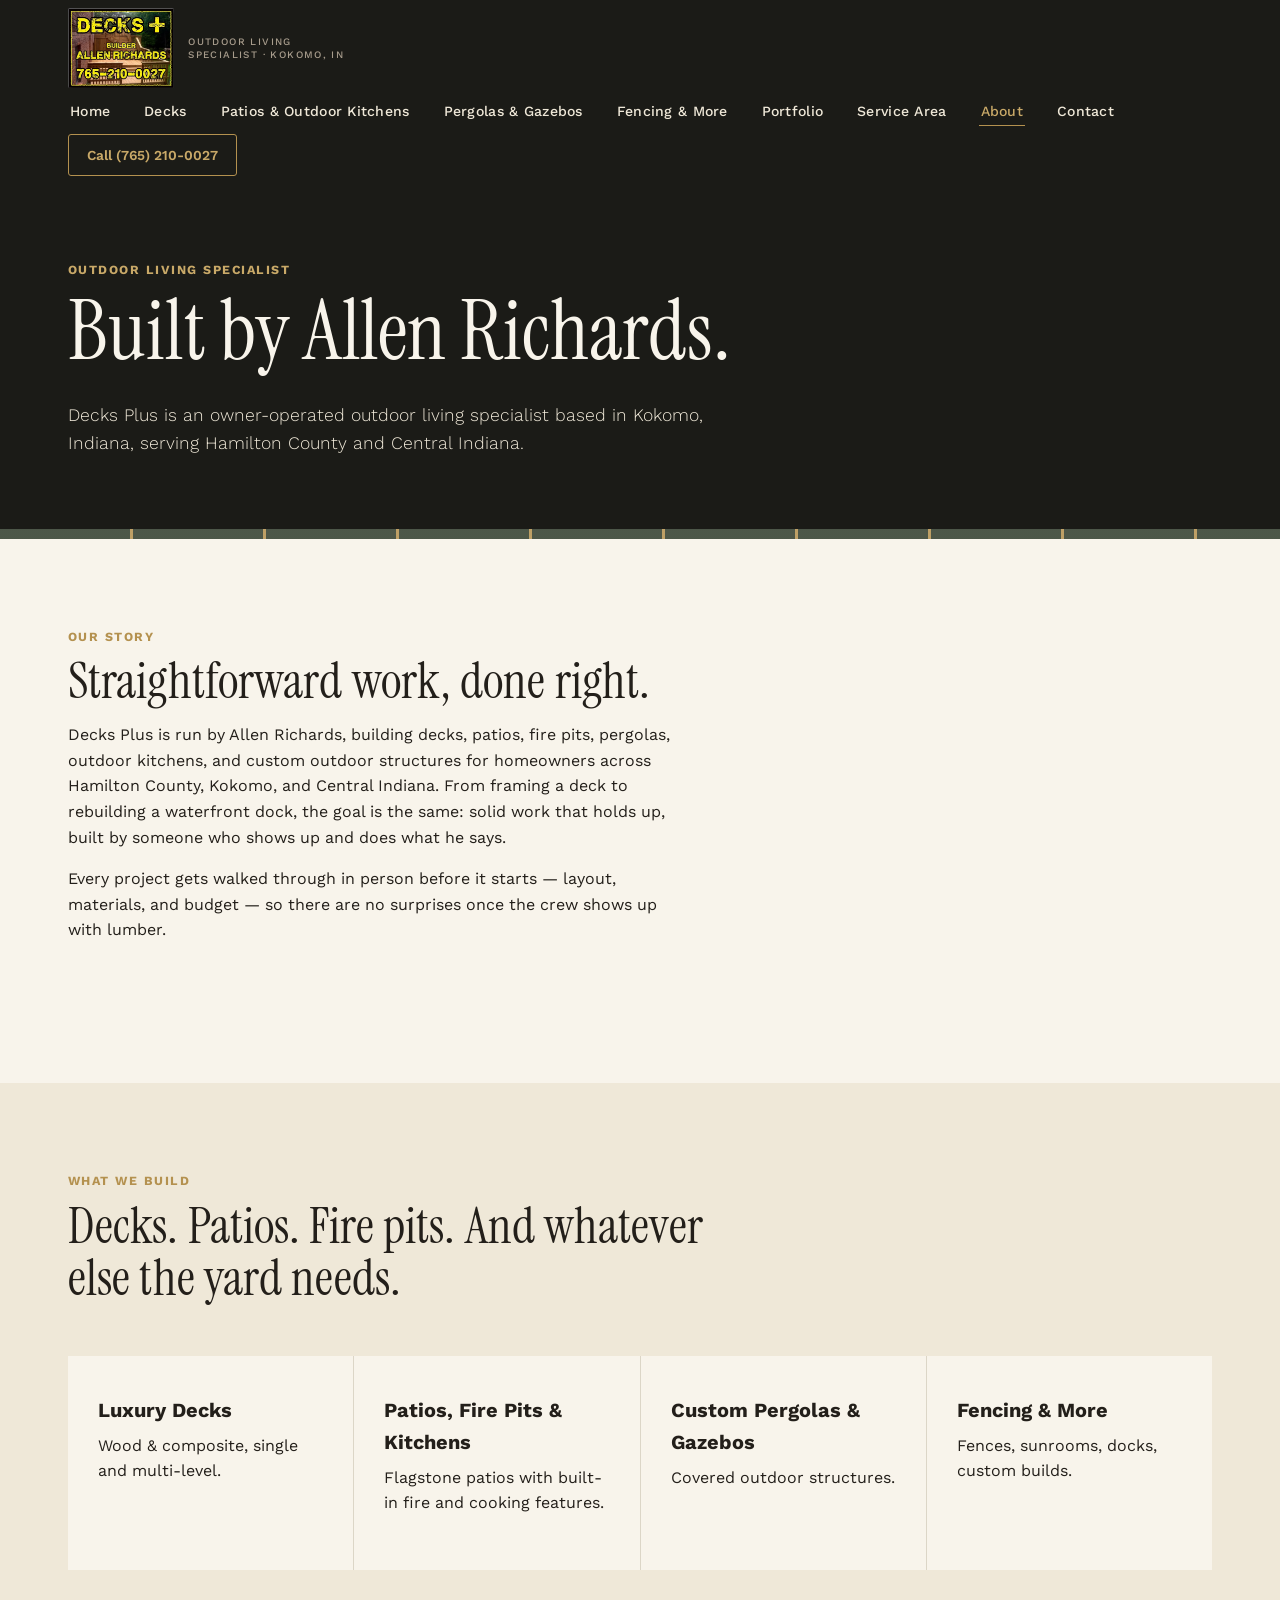
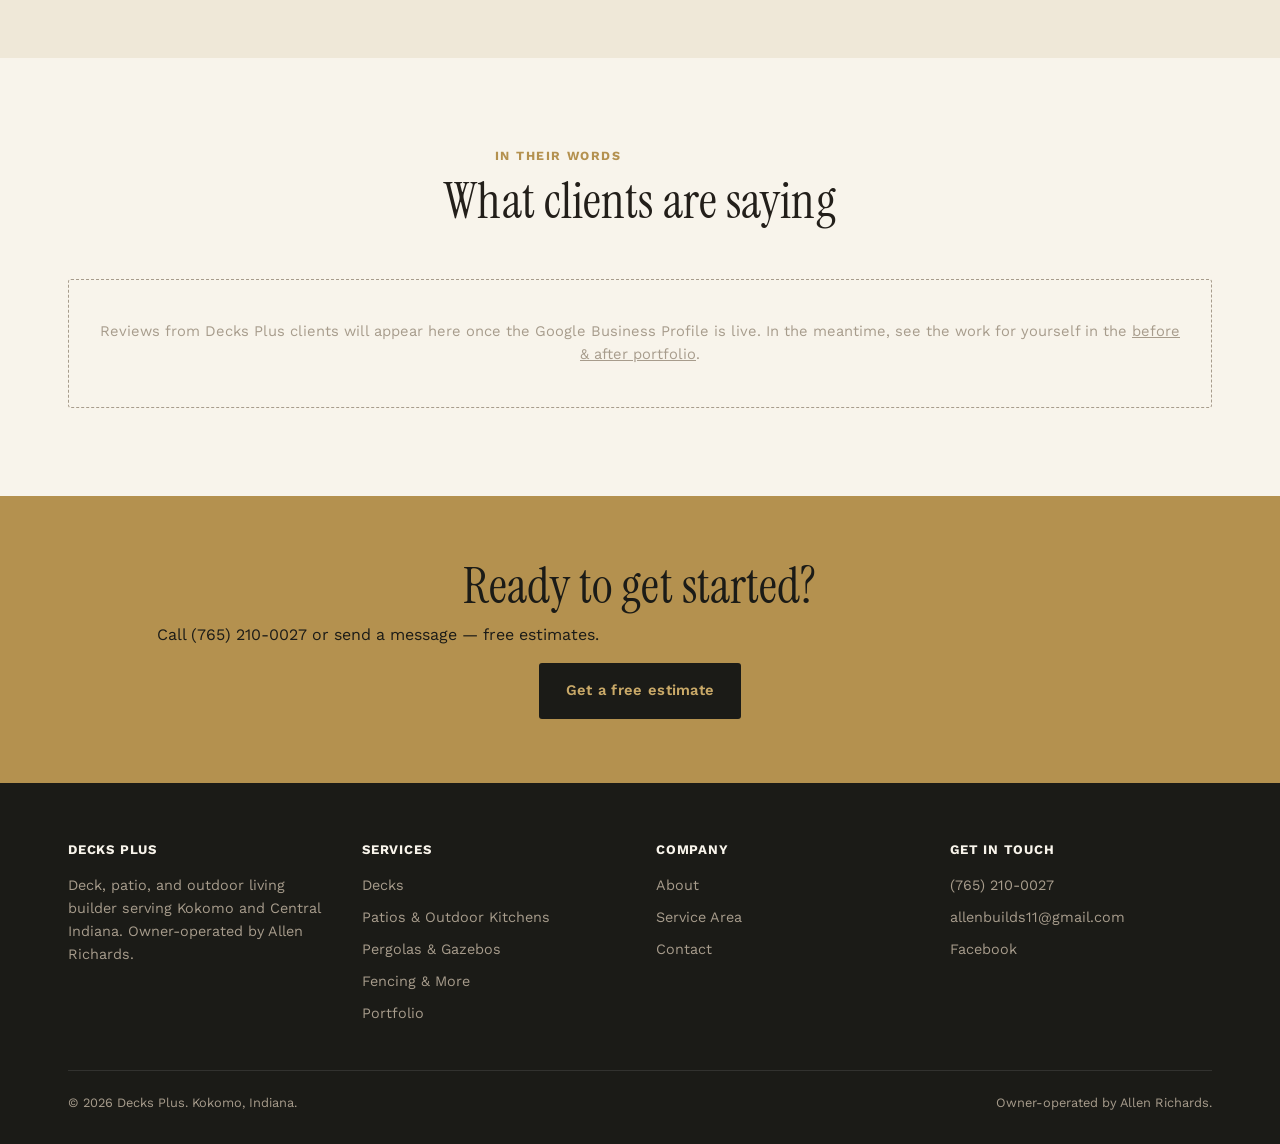
<file: about/index.html>
<!DOCTYPE html>
<html lang="en">
<head>
<meta charset="UTF-8">
<meta name="viewport" content="width=device-width, initial-scale=1.0">
<title>About Decks Plus | Outdoor Living Specialist, Allen Richards</title>
<meta name="description" content="Meet Allen Richards, owner of Decks Plus, an outdoor living specialist serving Hamilton County, Carmel, and Central Indiana.">
<link rel="canonical" href="https://decksplus.example.com/about/">
<meta property="og:title" content="About Decks Plus | Outdoor Living Specialist, Allen Richards">
<meta property="og:description" content="Meet Allen Richards, owner of Decks Plus, an outdoor living specialist serving Hamilton County, Carmel, and Central Indiana.">
<meta property="og:type" content="website">
<meta property="og:url" content="https://decksplus.example.com/about/">
<meta name="theme-color" content="#1E1A16">
<link rel="icon" type="image/png" sizes="32x32" href="../images/favicon-32.png">
<link rel="icon" type="image/png" sizes="16x16" href="../images/favicon-16.png">
<link rel="apple-touch-icon" sizes="180x180" href="../images/favicon-180.png">
<link rel="preconnect" href="https://fonts.googleapis.com">
<link rel="preconnect" href="https://fonts.gstatic.com" crossorigin>
<link href="https://fonts.googleapis.com/css2?family=Instrument+Serif:ital@0;1&family=Work+Sans:wght@300;400;500;600;700&display=swap" rel="stylesheet">
<link rel="stylesheet" href="../css/styles.css">
<script type="application/ld+json">
{
  "@context": "https://schema.org",
  "@type": "HomeAndConstructionBusiness",
  "name": "Decks Plus",
  "description": "Decks Plus is an outdoor living specialist serving Hamilton County, Carmel, and Central Indiana — custom decks, pergolas, outdoor kitchens, and fire features.",
  "image": "https://decksplus.example.com/images/hero-deck.jpg",
  "telephone": "+17652100027",
  "email": "allenbuilds11@gmail.com",
  "priceRange": "$$$",
  "address": {
    "@type": "PostalAddress",
    "addressLocality": "Kokomo",
    "addressRegion": "IN",
    "addressCountry": "US"
  },
  "areaServed": ["Hamilton County IN", "Carmel IN", "Fishers IN", "Noblesville IN", "Westfield IN", "Howard County IN", "Miami County IN", "White County IN", "Central Indiana"],
  "founder": {"@type": "Person", "name": "Allen Richards"},
  "url": "https://decksplus.example.com/about/",
  "sameAs": ["https://www.facebook.com/decksplus67"]
}
</script>
</head>
<body>
<header class="site-header">
  <div class="wrap">
    <a href="../" class="logo">
      <img src="../images/logo-sign.jpg" alt="Decks Plus — Builder Allen Richards" class="logo-img">
      <small>OUTDOOR LIVING SPECIALIST &middot; KOKOMO, IN</small>
    </a>
    <nav class="main-nav" aria-label="Primary">
      <ul>
        <li><a href="../">Home</a></li>
        <li><a href="../decks/">Decks</a></li>
        <li><a href="../patios-fire-pits/">Patios &amp; Outdoor Kitchens</a></li>
        <li><a href="../pergolas-gazebos/">Pergolas &amp; Gazebos</a></li>
        <li><a href="../fencing-outdoor-structures/">Fencing &amp; More</a></li>
        <li><a href="../portfolio/">Portfolio</a></li>
        <li><a href="../service-areas/">Service Area</a></li>
        <li><a href="../about/" aria-current="page">About</a></li>
        <li><a href="../contact/">Contact</a></li>
      </ul>
    </nav>
    <div class="header-call">
      <a class="btn-call" href="tel:+17652100027"><span class="call-word">Call </span>(765) 210-0027</a>
      <button class="nav-toggle" aria-label="Toggle menu" aria-expanded="false">&#9776;</button>
    </div>
  </div>
</header>

<section class="page-hero">
  <div class="wrap">
    <span class="eyebrow">Outdoor Living Specialist</span>
    <h1>Built by Allen Richards.</h1>
    <p class="lede">Decks Plus is an owner-operated outdoor living specialist based in Kokomo, Indiana, serving Hamilton County and Central Indiana.</p>
  </div>
</section>
<div class="plank-divider" aria-hidden="true"></div>

<section class="section-cream fade-in">
  <div class="wrap">
    <div class="section-head">
      <p class="eyebrow">Our story</p>
      <h2>Straightforward work, done right.</h2>
      <p>Decks Plus is run by Allen Richards, building decks, patios, fire pits, pergolas, outdoor kitchens, and custom outdoor structures for homeowners across Hamilton County, Kokomo, and Central Indiana. From framing a deck to rebuilding a waterfront dock, the goal is the same: solid work that holds up, built by someone who shows up and does what he says.</p>
      <p>Every project gets walked through in person before it starts — layout, materials, and budget — so there are no surprises once the crew shows up with lumber.</p>
    </div>
  </div>
</section>

<section class="section-2 fade-in">
  <div class="wrap">
    <div class="section-head">
      <p class="eyebrow">What we build</p>
      <h2>Decks. Patios. Fire pits. And whatever else the yard needs.</h2>
    </div>
    <div class="services-grid">
      <div class="service-card"><h3>Luxury Decks</h3><p>Wood &amp; composite, single and multi-level.</p></div>
      <div class="service-card"><h3>Patios, Fire Pits &amp; Kitchens</h3><p>Flagstone patios with built-in fire and cooking features.</p></div>
      <div class="service-card"><h3>Custom Pergolas &amp; Gazebos</h3><p>Covered outdoor structures.</p></div>
      <div class="service-card"><h3>Fencing &amp; More</h3><p>Fences, sunrooms, docks, custom builds.</p></div>
    </div>
  </div>
</section>


<section class="section-cream fade-in">
  <div class="wrap">
    <div class="section-head center">
      <p class="eyebrow">In their words</p>
      <h2>What clients are saying</h2>
    </div>
    <div class="testimonial-empty">
      Reviews from Decks Plus clients will appear here once the Google Business Profile is live. In the meantime, see the work for yourself in the <a href="../portfolio/" style="text-decoration:underline;">before &amp; after portfolio</a>.
    </div>
  </div>
</section>

<section class="cta-band">
  <div class="wrap">
    <h2>Ready to get started?</h2>
    <p>Call (765) 210-0027 or send a message — free estimates.</p>
    <a class="btn btn-primary" href="../contact/">Get a free estimate</a>
  </div>
</section>

<footer class="site-footer">
  <div class="wrap">
    <div class="footer-grid">
      <div>
        <h4>Decks Plus</h4>
        <p>Deck, patio, and outdoor living builder serving Kokomo and Central Indiana. Owner-operated by Allen Richards.</p>
      </div>
      <div>
        <h4>Services</h4>
        <ul>
        <li><a href="../decks/">Decks</a></li>
        <li><a href="../patios-fire-pits/">Patios &amp; Outdoor Kitchens</a></li>
        <li><a href="../pergolas-gazebos/">Pergolas &amp; Gazebos</a></li>
        <li><a href="../fencing-outdoor-structures/">Fencing &amp; More</a></li>
        <li><a href="../portfolio/">Portfolio</a></li>
        </ul>
      </div>
      <div>
        <h4>Company</h4>
        <ul>
          <li><a href="../about/">About</a></li>
          <li><a href="../service-areas/">Service Area</a></li>
          <li><a href="../contact/">Contact</a></li>
        </ul>
      </div>
      <div>
        <h4>Get in Touch</h4>
        <ul>
          <li><a href="tel:+17652100027">(765) 210-0027</a></li>
          <li><a href="mailto:allenbuilds11@gmail.com">allenbuilds11@gmail.com</a></li>
          <li><a href="https://www.facebook.com/decksplus67" rel="noopener" target="_blank">Facebook</a></li>
        </ul>
      </div>
    </div>
    <div class="footer-bottom">
      <span>&copy; <span id="year"></span> Decks Plus. Kokomo, Indiana.</span>
      <span>Owner-operated by Allen Richards.</span>
    </div>
  </div>
</footer>
<script>document.getElementById('year').textContent = new Date().getFullYear();</script>
<script src="../js/main.js"></script>
</body>
</html>
</file>
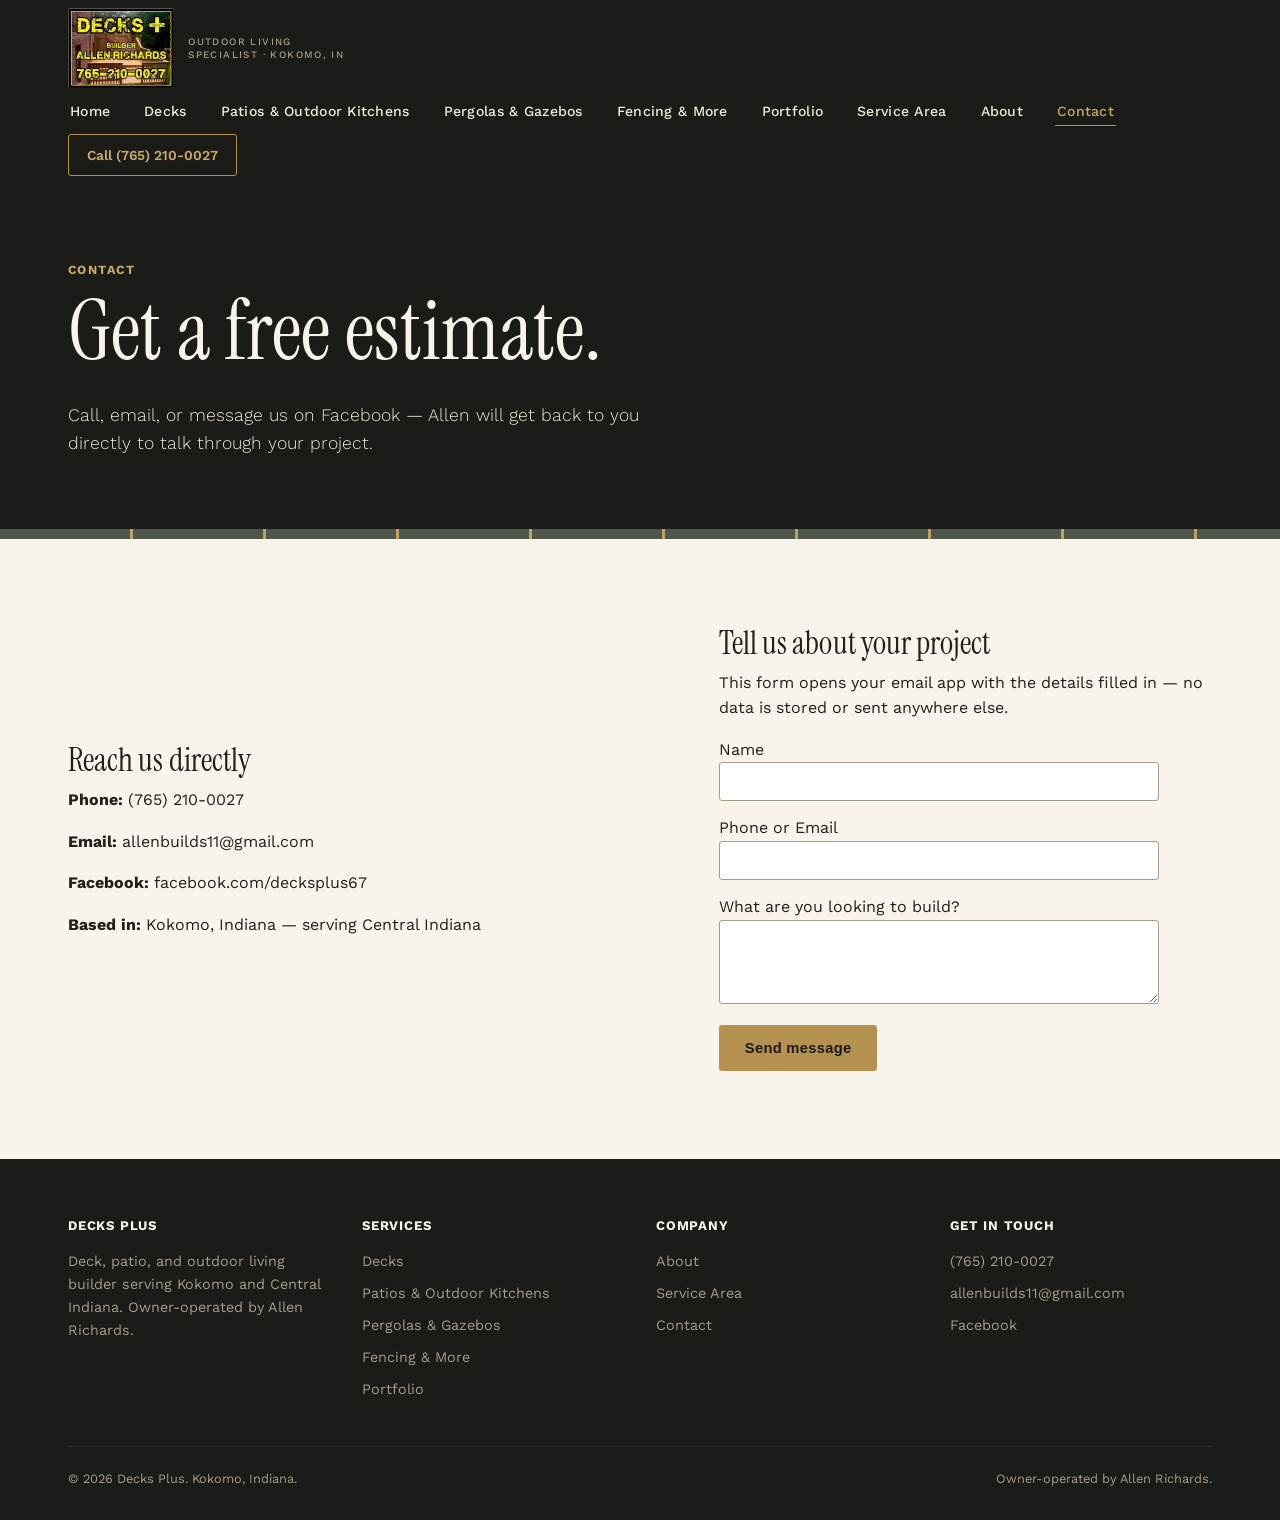
<file: contact/index.html>
<!DOCTYPE html>
<html lang="en">
<head>
<meta charset="UTF-8">
<meta name="viewport" content="width=device-width, initial-scale=1.0">
<title>Contact Decks Plus | Free Deck &amp; Patio Estimates, Kokomo IN</title>
<meta name="description" content="Contact Decks Plus for a free deck, patio, or outdoor living estimate in Kokomo, Indiana. Call, email, or message on Facebook.">
<link rel="canonical" href="https://decksplus.example.com/contact/">
<meta property="og:title" content="Contact Decks Plus | Free Deck &amp; Patio Estimates, Kokomo IN">
<meta property="og:description" content="Contact Decks Plus for a free deck, patio, or outdoor living estimate in Kokomo, Indiana. Call, email, or message on Facebook.">
<meta property="og:type" content="website">
<meta property="og:url" content="https://decksplus.example.com/contact/">
<meta name="theme-color" content="#1E1A16">
<link rel="icon" type="image/png" sizes="32x32" href="../images/favicon-32.png">
<link rel="icon" type="image/png" sizes="16x16" href="../images/favicon-16.png">
<link rel="apple-touch-icon" sizes="180x180" href="../images/favicon-180.png">
<link rel="preconnect" href="https://fonts.googleapis.com">
<link rel="preconnect" href="https://fonts.gstatic.com" crossorigin>
<link href="https://fonts.googleapis.com/css2?family=Instrument+Serif:ital@0;1&family=Work+Sans:wght@300;400;500;600;700&display=swap" rel="stylesheet">
<link rel="stylesheet" href="../css/styles.css">
<script type="application/ld+json">
{
  "@context": "https://schema.org",
  "@type": "HomeAndConstructionBusiness",
  "name": "Decks Plus",
  "description": "Decks Plus is an outdoor living specialist serving Hamilton County, Carmel, and Central Indiana — custom decks, pergolas, outdoor kitchens, and fire features.",
  "image": "https://decksplus.example.com/images/hero-deck.jpg",
  "telephone": "+17652100027",
  "email": "allenbuilds11@gmail.com",
  "priceRange": "$$$",
  "address": {
    "@type": "PostalAddress",
    "addressLocality": "Kokomo",
    "addressRegion": "IN",
    "addressCountry": "US"
  },
  "areaServed": ["Hamilton County IN", "Carmel IN", "Fishers IN", "Noblesville IN", "Westfield IN", "Howard County IN", "Miami County IN", "White County IN", "Central Indiana"],
  "founder": {"@type": "Person", "name": "Allen Richards"},
  "url": "https://decksplus.example.com/contact/",
  "sameAs": ["https://www.facebook.com/decksplus67"]
}
</script>
</head>
<body>
<header class="site-header">
  <div class="wrap">
    <a href="../" class="logo">
      <img src="../images/logo-sign.jpg" alt="Decks Plus — Builder Allen Richards" class="logo-img">
      <small>OUTDOOR LIVING SPECIALIST &middot; KOKOMO, IN</small>
    </a>
    <nav class="main-nav" aria-label="Primary">
      <ul>
        <li><a href="../">Home</a></li>
        <li><a href="../decks/">Decks</a></li>
        <li><a href="../patios-fire-pits/">Patios &amp; Outdoor Kitchens</a></li>
        <li><a href="../pergolas-gazebos/">Pergolas &amp; Gazebos</a></li>
        <li><a href="../fencing-outdoor-structures/">Fencing &amp; More</a></li>
        <li><a href="../portfolio/">Portfolio</a></li>
        <li><a href="../service-areas/">Service Area</a></li>
        <li><a href="../about/">About</a></li>
        <li><a href="../contact/" aria-current="page">Contact</a></li>
      </ul>
    </nav>
    <div class="header-call">
      <a class="btn-call" href="tel:+17652100027"><span class="call-word">Call </span>(765) 210-0027</a>
      <button class="nav-toggle" aria-label="Toggle menu" aria-expanded="false">&#9776;</button>
    </div>
  </div>
</header>

<section class="page-hero">
  <div class="wrap">
    <span class="eyebrow">Contact</span>
    <h1>Get a free estimate.</h1>
    <p class="lede">Call, email, or message us on Facebook — Allen will get back to you directly to talk through your project.</p>
  </div>
</section>
<div class="plank-divider" aria-hidden="true"></div>

<section class="section-cream fade-in">
  <div class="wrap">
    <div class="ba-featured-wrap">
      <div>
        <h2 style="font-size:2rem;">Reach us directly</h2>
        <p><strong>Phone:</strong> <a href="tel:+17652100027">(765) 210-0027</a></p>
        <p><strong>Email:</strong> <a href="mailto:allenbuilds11@gmail.com">allenbuilds11@gmail.com</a></p>
        <p><strong>Facebook:</strong> <a href="https://www.facebook.com/decksplus67" rel="noopener" target="_blank">facebook.com/decksplus67</a></p>
        <p><strong>Based in:</strong> Kokomo, Indiana — serving Central Indiana</p>
      </div>
      <div>
        <h2 style="font-size:2rem;">Tell us about your project</h2>
        <p>This form opens your email app with the details filled in — no data is stored or sent anywhere else.</p>
        <form action="mailto:allenbuilds11@gmail.com" method="get" enctype="text/plain" style="display:flex;flex-direction:column;gap:14px;max-width:440px;">
          <label>Name<br>
            <input type="text" name="name" required style="width:100%;padding:11px;border:1px solid var(--stone);border-radius:3px;font-family:inherit;">
          </label>
          <label>Phone or Email<br>
            <input type="text" name="contact" required style="width:100%;padding:11px;border:1px solid var(--stone);border-radius:3px;font-family:inherit;">
          </label>
          <label>What are you looking to build?<br>
            <textarea name="project" rows="4" style="width:100%;padding:11px;border:1px solid var(--stone);border-radius:3px;font-family:inherit;"></textarea>
          </label>
          <button type="submit" class="btn btn-primary" style="align-self:flex-start;border:none;cursor:pointer;">Send message</button>
        </form>
      </div>
    </div>
  </div>
</section>

<footer class="site-footer">
  <div class="wrap">
    <div class="footer-grid">
      <div>
        <h4>Decks Plus</h4>
        <p>Deck, patio, and outdoor living builder serving Kokomo and Central Indiana. Owner-operated by Allen Richards.</p>
      </div>
      <div>
        <h4>Services</h4>
        <ul>
        <li><a href="../decks/">Decks</a></li>
        <li><a href="../patios-fire-pits/">Patios &amp; Outdoor Kitchens</a></li>
        <li><a href="../pergolas-gazebos/">Pergolas &amp; Gazebos</a></li>
        <li><a href="../fencing-outdoor-structures/">Fencing &amp; More</a></li>
        <li><a href="../portfolio/">Portfolio</a></li>
        </ul>
      </div>
      <div>
        <h4>Company</h4>
        <ul>
          <li><a href="../about/">About</a></li>
          <li><a href="../service-areas/">Service Area</a></li>
          <li><a href="../contact/">Contact</a></li>
        </ul>
      </div>
      <div>
        <h4>Get in Touch</h4>
        <ul>
          <li><a href="tel:+17652100027">(765) 210-0027</a></li>
          <li><a href="mailto:allenbuilds11@gmail.com">allenbuilds11@gmail.com</a></li>
          <li><a href="https://www.facebook.com/decksplus67" rel="noopener" target="_blank">Facebook</a></li>
        </ul>
      </div>
    </div>
    <div class="footer-bottom">
      <span>&copy; <span id="year"></span> Decks Plus. Kokomo, Indiana.</span>
      <span>Owner-operated by Allen Richards.</span>
    </div>
  </div>
</footer>
<script>document.getElementById('year').textContent = new Date().getFullYear();</script>
<script src="../js/main.js"></script>
</body>
</html>
</file>
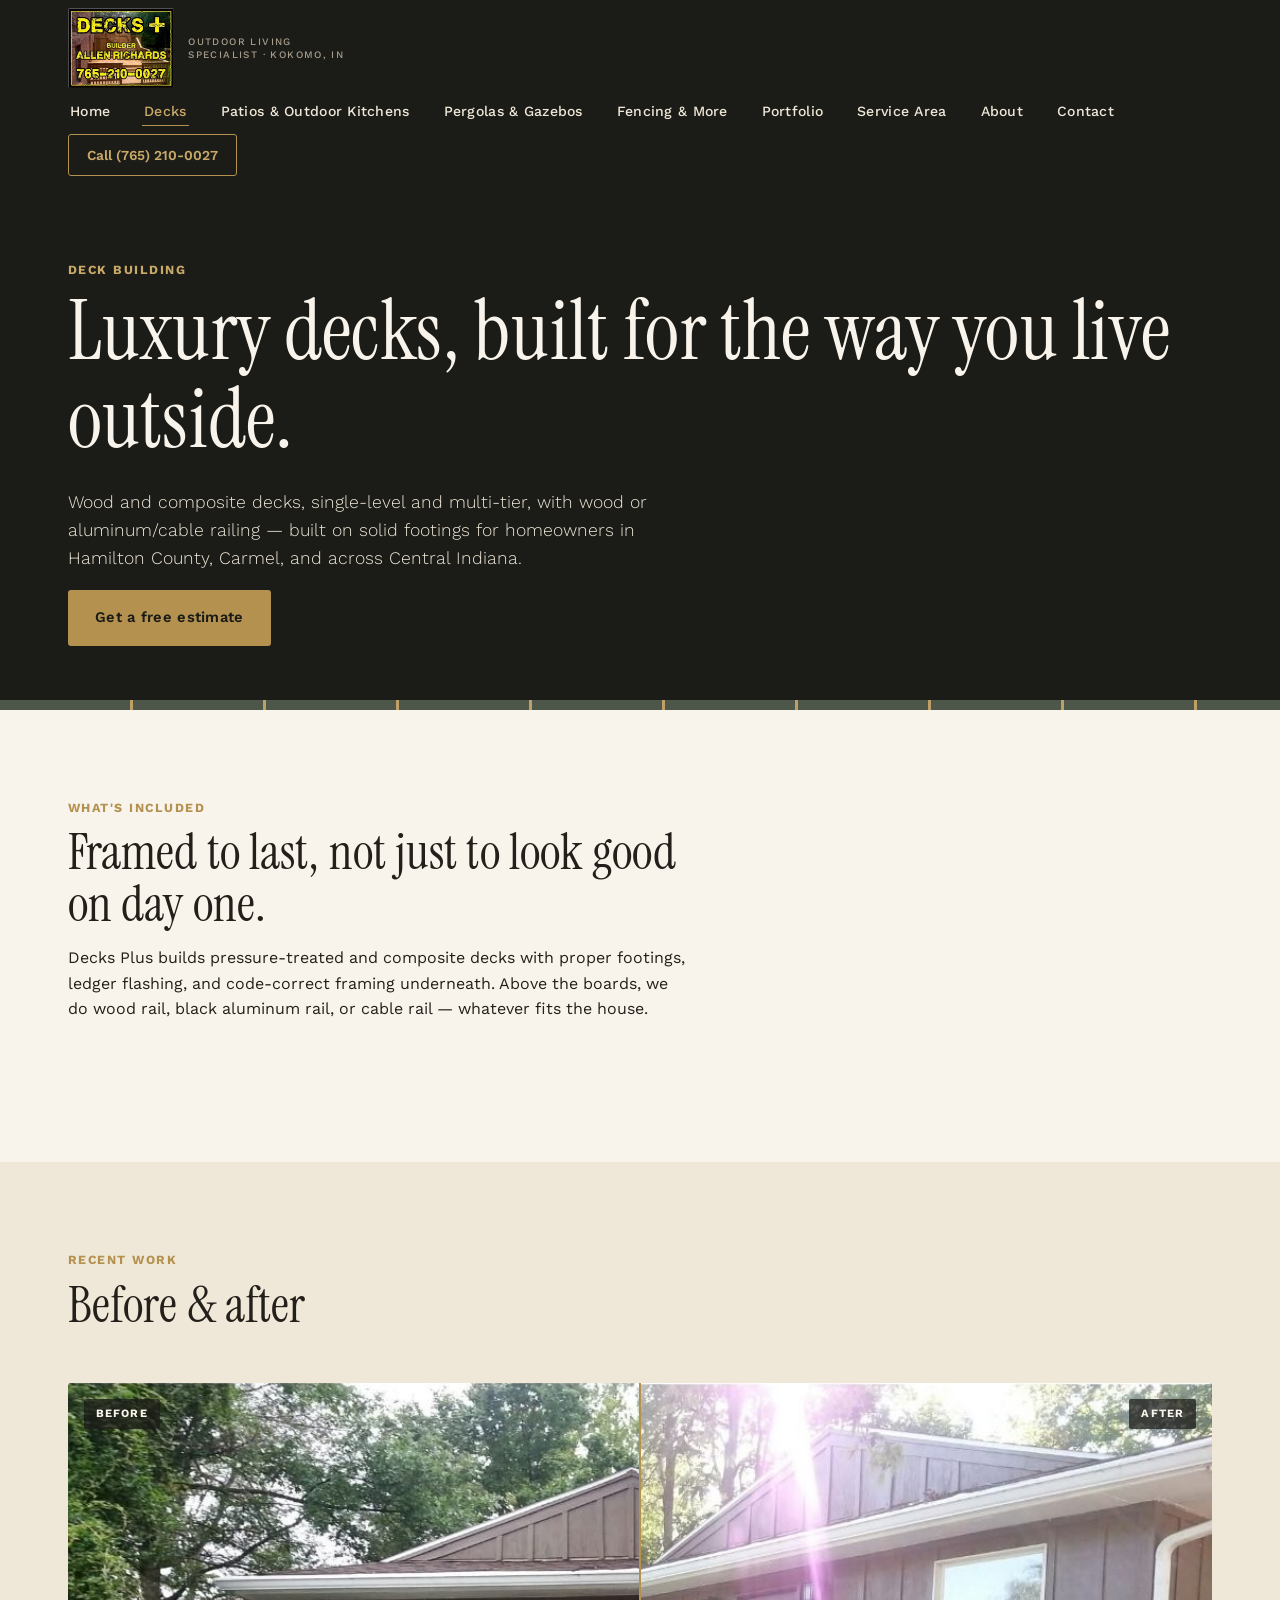
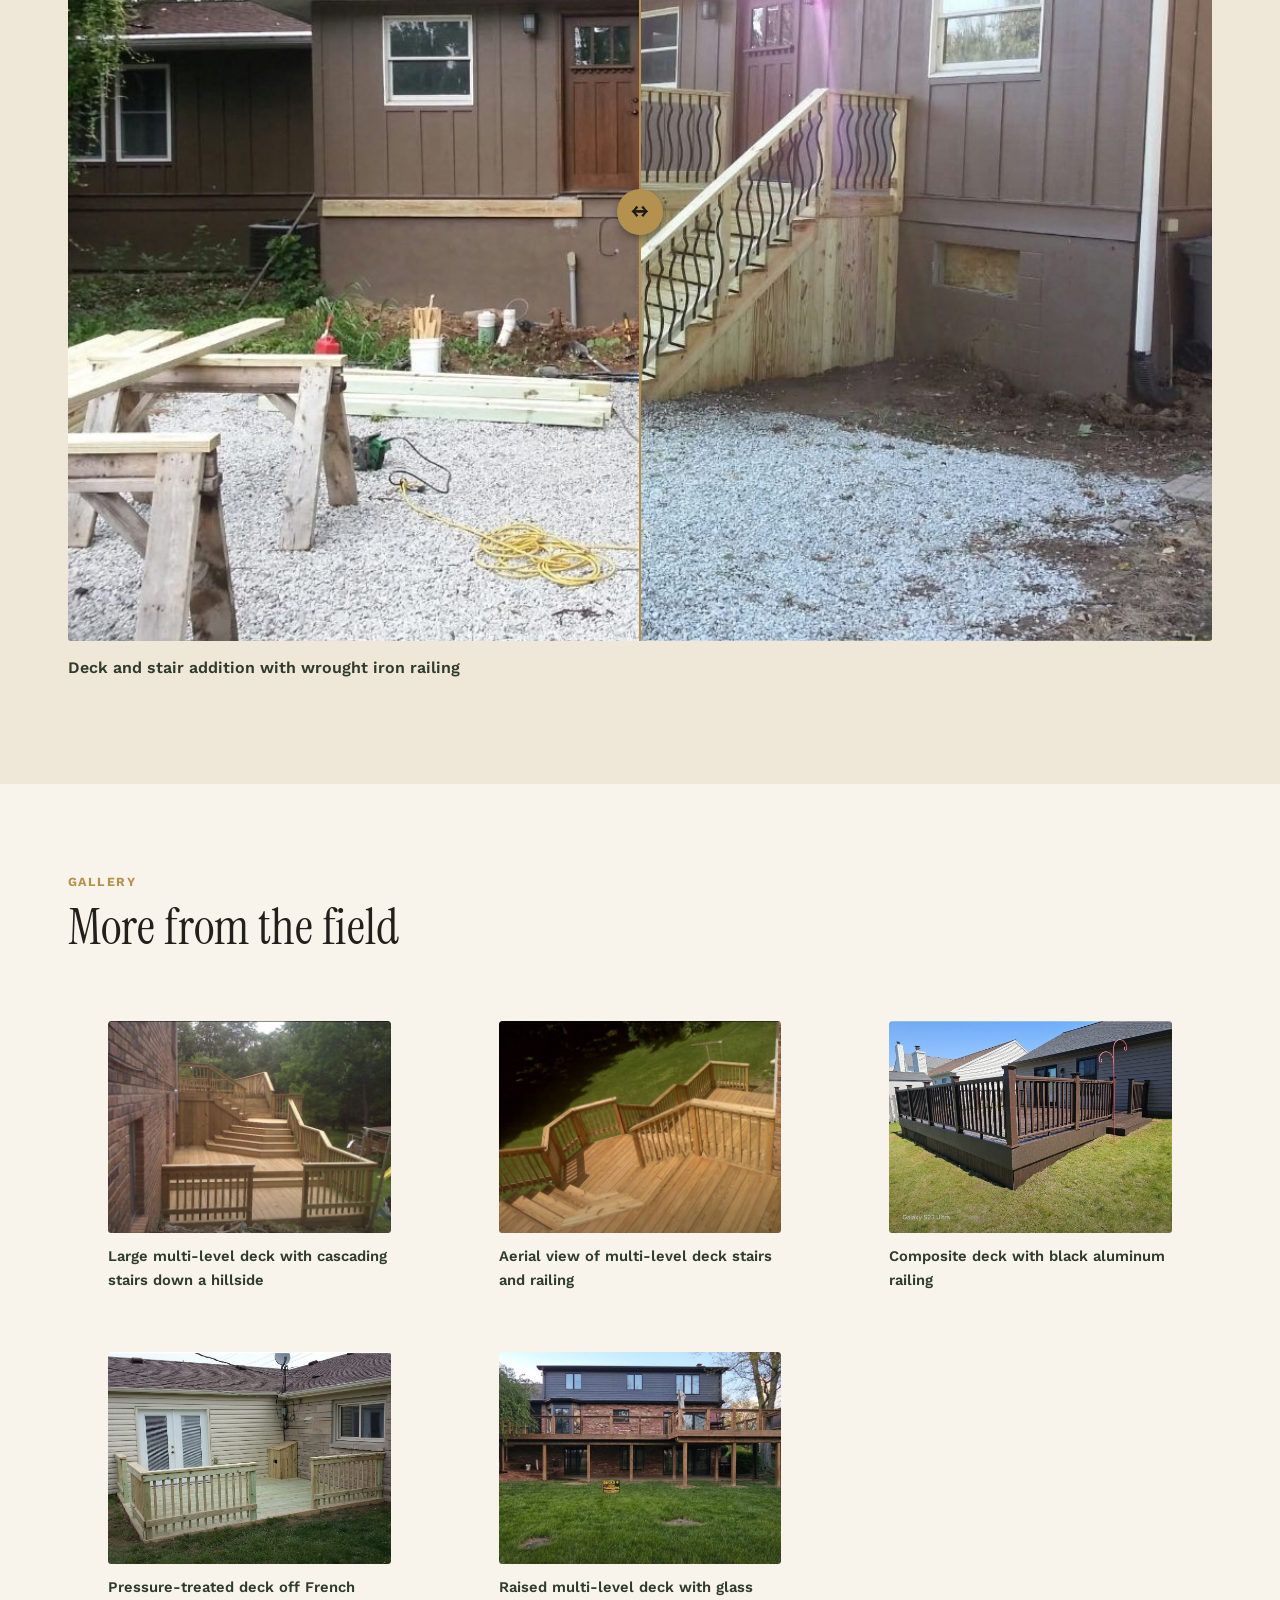
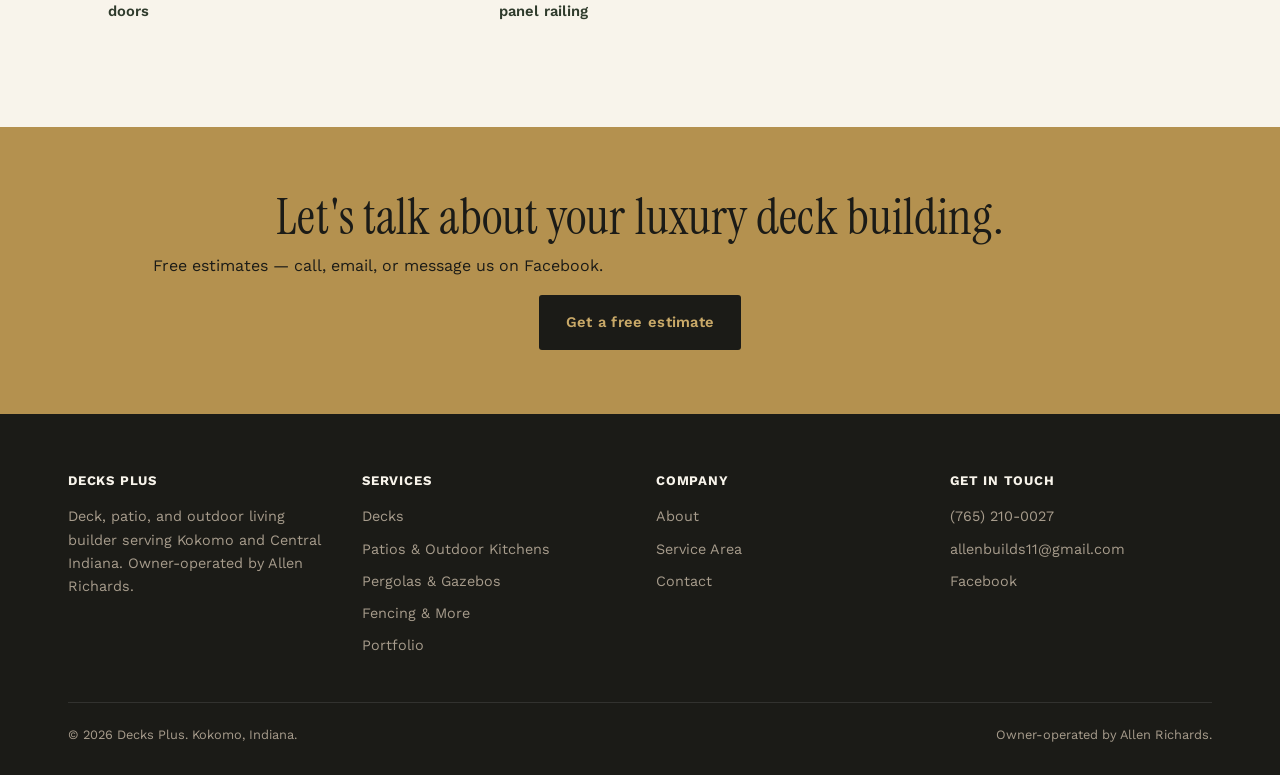
<file: decks/index.html>
<!DOCTYPE html>
<html lang="en">
<head>
<meta charset="UTF-8">
<meta name="viewport" content="width=device-width, initial-scale=1.0">
<title>Luxury Deck Builder | Hamilton County &amp; Carmel, IN | Decks Plus</title>
<meta name="description" content="Luxury Deck Building by Decks Plus, an outdoor living specialist serving Hamilton County, Carmel, and Kokomo, Indiana. See recent projects and get a free estimate.">
<link rel="canonical" href="https://deckspluss.com/decks/">
<meta property="og:title" content="Luxury Deck Builder | Hamilton County &amp; Carmel, IN | Decks Plus">
<meta property="og:description" content="Luxury Deck Building by Decks Plus, an outdoor living specialist serving Hamilton County, Carmel, and Kokomo, Indiana. See recent projects and get a free estimate.">
<meta property="og:type" content="website">
<meta property="og:url" content="https://deckspluss.com/decks/">
<meta name="theme-color" content="#1E1A16">
<link rel="icon" type="image/png" sizes="32x32" href="../images/favicon-32.png">
<link rel="icon" type="image/png" sizes="16x16" href="../images/favicon-16.png">
<link rel="apple-touch-icon" sizes="180x180" href="../images/favicon-180.png">
<link rel="preconnect" href="https://fonts.googleapis.com">
<link rel="preconnect" href="https://fonts.gstatic.com" crossorigin>
<link href="https://fonts.googleapis.com/css2?family=Instrument+Serif:ital@0;1&family=Work+Sans:wght@300;400;500;600;700&display=swap" rel="stylesheet">
<link rel="stylesheet" href="../css/styles.css">
<script type="application/ld+json">
{
  "@context": "https://schema.org",
  "@type": "HomeAndConstructionBusiness",
  "name": "Decks Plus",
  "description": "Decks Plus is an outdoor living specialist serving Hamilton County, Carmel, and Central Indiana — custom decks, pergolas, outdoor kitchens, and fire features.",
  "image": "https://deckspluss.com/images/hero-deck.jpg",
  "telephone": "+17652100027",
  "email": "allenbuilds11@gmail.com",
  "priceRange": "$$$",
  "address": {
    "@type": "PostalAddress",
    "addressLocality": "Kokomo",
    "addressRegion": "IN",
    "addressCountry": "US"
  },
  "areaServed": ["Hamilton County IN", "Carmel IN", "Fishers IN", "Noblesville IN", "Westfield IN", "Howard County IN", "Miami County IN", "White County IN", "Central Indiana"],
  "founder": {"@type": "Person", "name": "Allen Richards"},
  "url": "https://deckspluss.com/decks/",
  "sameAs": ["https://www.facebook.com/decksplus67"]
}
</script>
</head>
<body>
<header class="site-header">
  <div class="wrap">
    <a href="../" class="logo">
      <img src="../images/logo-sign.jpg" alt="Decks Plus — Builder Allen Richards" class="logo-img">
      <small>OUTDOOR LIVING SPECIALIST &middot; KOKOMO, IN</small>
    </a>
    <nav class="main-nav" aria-label="Primary">
      <ul>
        <li><a href="../">Home</a></li>
        <li><a href="../decks/" aria-current="page">Decks</a></li>
        <li><a href="../patios-fire-pits/">Patios &amp; Outdoor Kitchens</a></li>
        <li><a href="../pergolas-gazebos/">Pergolas &amp; Gazebos</a></li>
        <li><a href="../fencing-outdoor-structures/">Fencing &amp; More</a></li>
        <li><a href="../portfolio/">Portfolio</a></li>
        <li><a href="../service-areas/">Service Area</a></li>
        <li><a href="../about/">About</a></li>
        <li><a href="../contact/">Contact</a></li>
      </ul>
    </nav>
    <div class="header-call">
      <a class="btn-call" href="tel:+17652100027"><span class="call-word">Call </span>(765) 210-0027</a>
      <button class="nav-toggle" aria-label="Toggle menu" aria-expanded="false">&#9776;</button>
    </div>
  </div>
</header>

<section class="page-hero">
  <div class="wrap">
    <span class="eyebrow">Deck Building</span>
    <h1>Luxury decks, built for the way you live outside.</h1>
    <p class="lede">Wood and composite decks, single-level and multi-tier, with wood or aluminum/cable railing — built on solid footings for homeowners in Hamilton County, Carmel, and across Central Indiana.</p>
    <a class="btn btn-primary" href="../contact/">Get a free estimate</a>
  </div>
</section>
<div class="plank-divider" aria-hidden="true"></div>

<section class="section-cream fade-in">
  <div class="wrap">
    <div class="section-head">
      <p class="eyebrow">What's included</p>
      <h2>Framed to last, not just to look good on day one.</h2>
      <p>Decks Plus builds pressure-treated and composite decks with proper footings, ledger flashing, and code-correct framing underneath. Above the boards, we do wood rail, black aluminum rail, or cable rail — whatever fits the house.</p>
    </div>
  </div>
</section>

<section class="section-2 fade-in">
  <div class="wrap">
    <div class="section-head">
      <p class="eyebrow">Recent work</p>
      <h2>Before &amp; after</h2>
    </div>
    <div class="gallery-grid">
      <div>
        
      <div class="ba-slider">
        <img class="ba-img before" src="../images/deck-stairs-before.jpg" alt="House exterior before deck and stairs were added, bare gravel drive">
        <img class="ba-img after" src="../images/deck-stairs-after.jpg" alt="Finished small deck with wood-slat stairs and black wrought iron railing">
        <span class="ba-label before">Before</span>
        <span class="ba-label after">After</span>
        <div class="ba-handle"><div class="ba-handle-grip">&#8596;</div></div>
        <input type="range" class="ba-range" min="0" max="100" value="50" aria-label="Drag to compare before and after: Deck and stair addition with wrought iron railing">
      </div>
      <p class="ba-caption">Deck and stair addition with wrought iron railing</p>
      </div>
    </div>
  </div>
</section>

<section class="section-cream fade-in">
  <div class="wrap">
    <div class="section-head">
      <p class="eyebrow">Gallery</p>
      <h2>More from the field</h2>
    </div>
    <div class="gallery-grid">
      
      <figure class="gallery-item">
        <div class="photo-grade"><img src="../images/large-deck-stairs-hillside-1.jpg" alt="Large multi-level deck with cascading stairs down a hillside" style="border-radius:var(--radius);"></div>
        <figcaption>Large multi-level deck with cascading stairs down a hillside</figcaption>
      </figure>
      
      <figure class="gallery-item">
        <div class="photo-grade"><img src="../images/large-deck-stairs-hillside-2.jpg" alt="Aerial view of multi-level deck stairs and railing" style="border-radius:var(--radius);"></div>
        <figcaption>Aerial view of multi-level deck stairs and railing</figcaption>
      </figure>
      
      <figure class="gallery-item">
        <div class="photo-grade"><img src="../images/composite-deck-black-rail.jpg" alt="Composite deck with black aluminum railing" style="border-radius:var(--radius);"></div>
        <figcaption>Composite deck with black aluminum railing</figcaption>
      </figure>
      
      <figure class="gallery-item">
        <div class="photo-grade"><img src="../images/simple-deck-french-doors.jpg" alt="Pressure-treated deck off French doors" style="border-radius:var(--radius);"></div>
        <figcaption>Pressure-treated deck off French doors</figcaption>
      </figure>
      
      <figure class="gallery-item">
        <div class="photo-grade"><img src="../images/luxury-deck-after.jpg" alt="Raised multi-level deck with glass panel railing" style="border-radius:var(--radius);"></div>
        <figcaption>Raised multi-level deck with glass panel railing</figcaption>
      </figure>
    </div>
  </div>
</section>

<section class="cta-band">
  <div class="wrap">
    <h2>Let's talk about your luxury deck building.</h2>
    <p>Free estimates — call, email, or message us on Facebook.</p>
    <a class="btn btn-primary" href="../contact/">Get a free estimate</a>
  </div>
</section>

<footer class="site-footer">
  <div class="wrap">
    <div class="footer-grid">
      <div>
        <h4>Decks Plus</h4>
        <p>Deck, patio, and outdoor living builder serving Kokomo and Central Indiana. Owner-operated by Allen Richards.</p>
      </div>
      <div>
        <h4>Services</h4>
        <ul>
        <li><a href="../decks/">Decks</a></li>
        <li><a href="../patios-fire-pits/">Patios &amp; Outdoor Kitchens</a></li>
        <li><a href="../pergolas-gazebos/">Pergolas &amp; Gazebos</a></li>
        <li><a href="../fencing-outdoor-structures/">Fencing &amp; More</a></li>
        <li><a href="../portfolio/">Portfolio</a></li>
        </ul>
      </div>
      <div>
        <h4>Company</h4>
        <ul>
          <li><a href="../about/">About</a></li>
          <li><a href="../service-areas/">Service Area</a></li>
          <li><a href="../contact/">Contact</a></li>
        </ul>
      </div>
      <div>
        <h4>Get in Touch</h4>
        <ul>
          <li><a href="tel:+17652100027">(765) 210-0027</a></li>
          <li><a href="mailto:allenbuilds11@gmail.com">allenbuilds11@gmail.com</a></li>
          <li><a href="https://www.facebook.com/decksplus67" rel="noopener" target="_blank">Facebook</a></li>
        </ul>
      </div>
    </div>
    <div class="footer-bottom">
      <span>&copy; <span id="year"></span> Decks Plus. Kokomo, Indiana.</span>
      <span>Owner-operated by Allen Richards.</span>
    </div>
  </div>
</footer>
<script>document.getElementById('year').textContent = new Date().getFullYear();</script>
<script src="../js/main.js"></script>
</body>
</html>
</file>
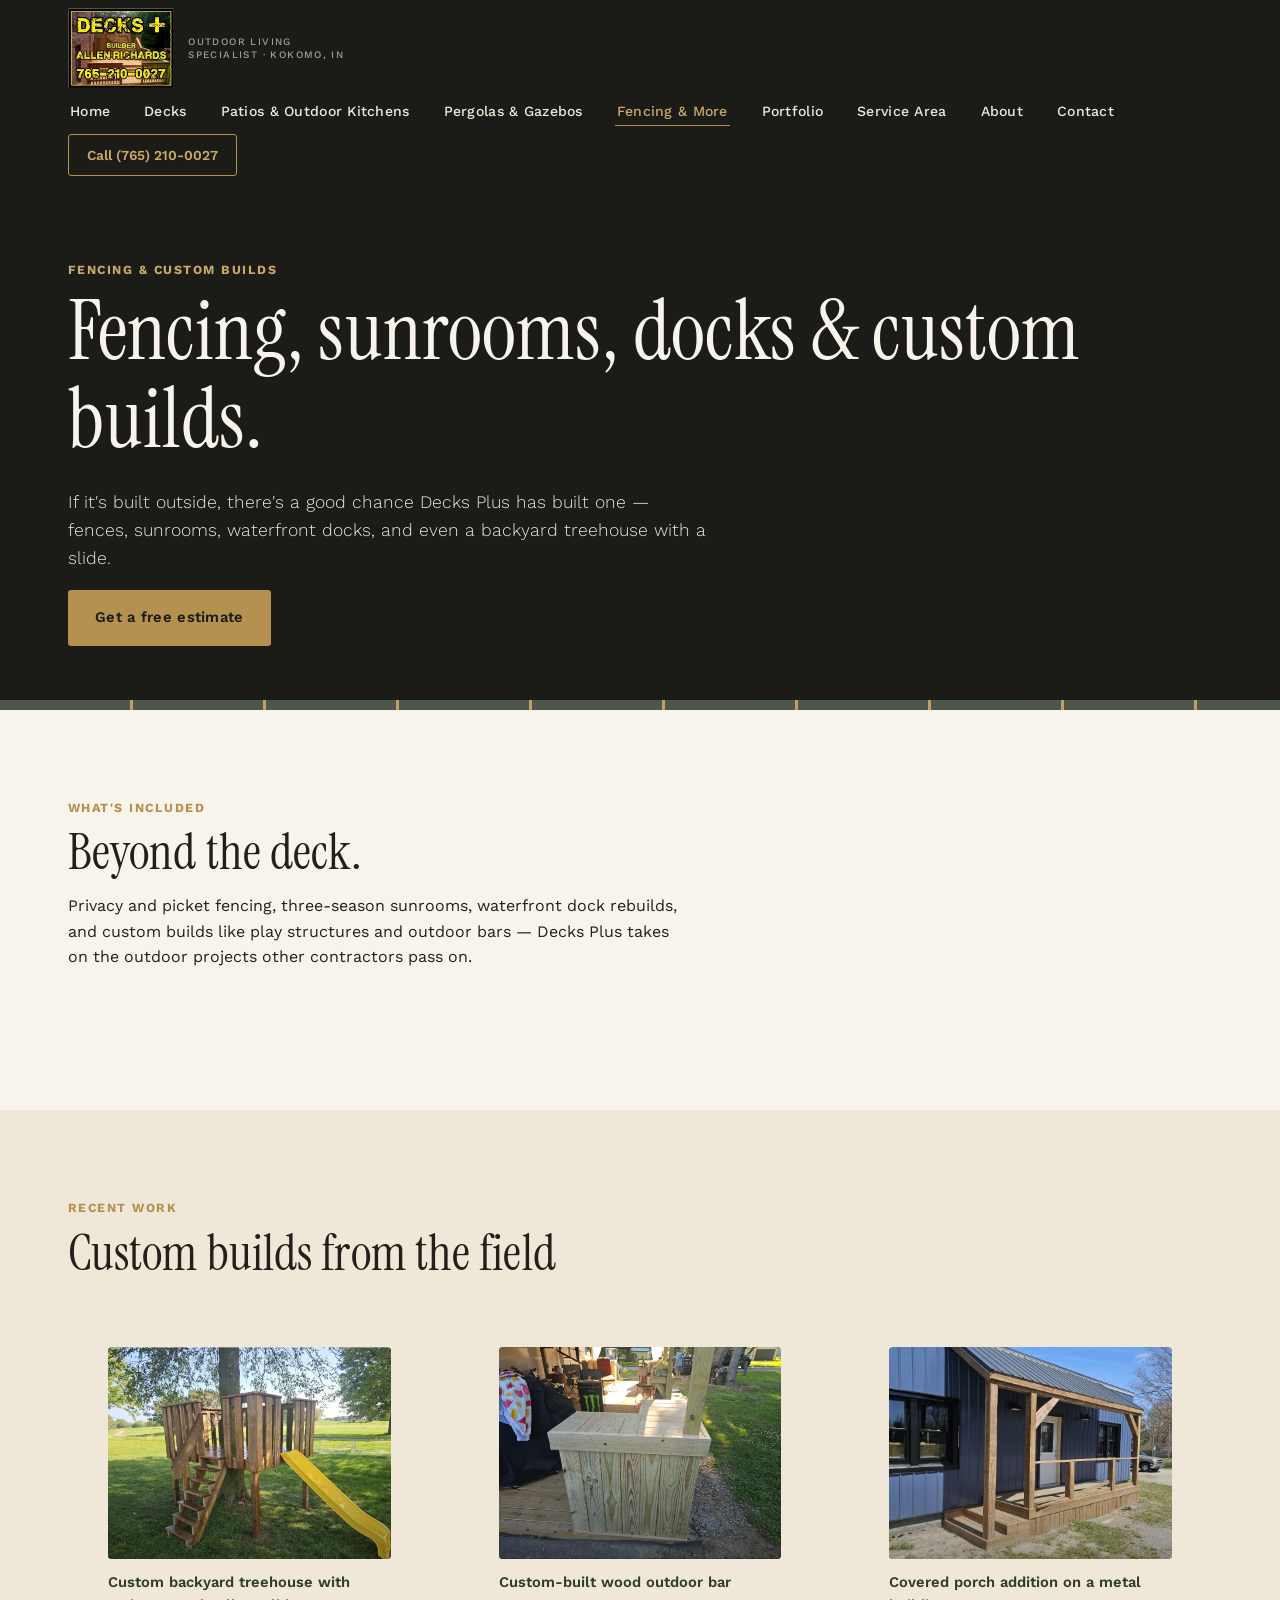
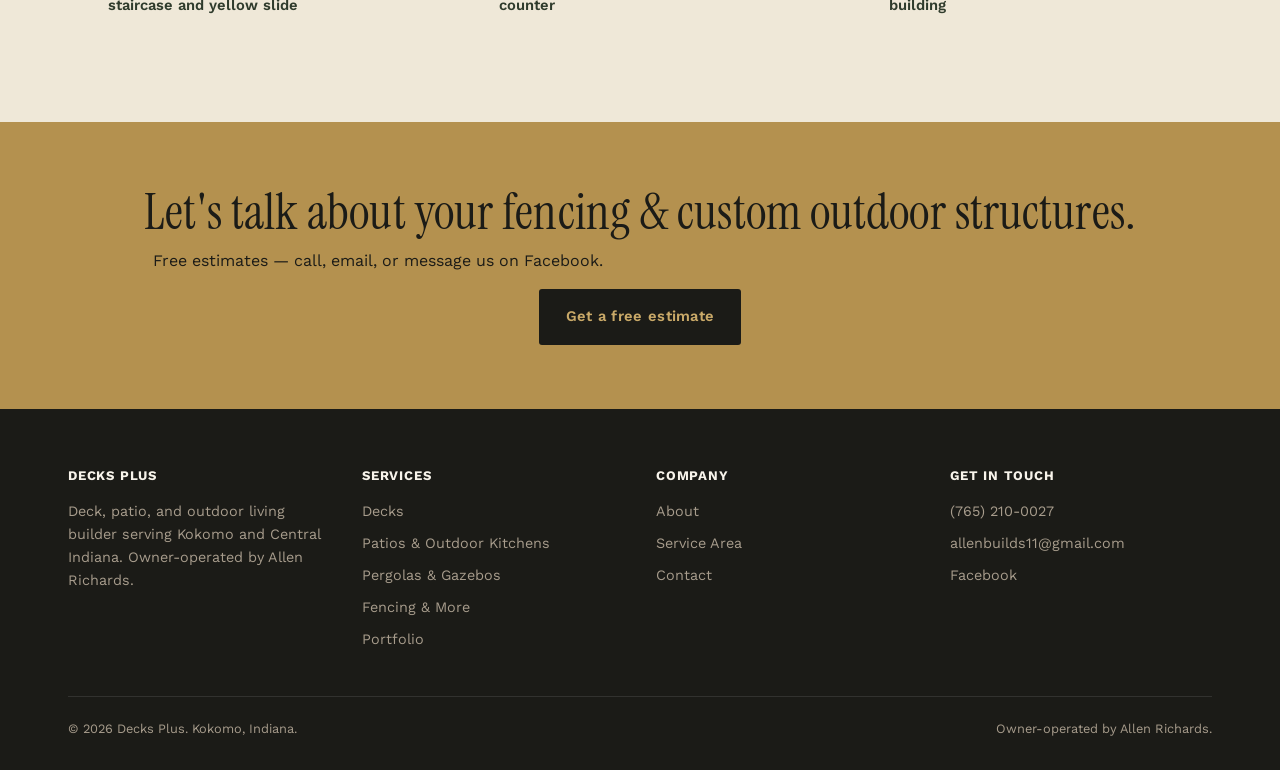
<file: fencing-outdoor-structures/index.html>
<!DOCTYPE html>
<html lang="en">
<head>
<meta charset="UTF-8">
<meta name="viewport" content="width=device-width, initial-scale=1.0">
<title>Fencing, Sunrooms &amp; Custom Outdoor Builds | Decks Plus</title>
<meta name="description" content="Fencing & Custom Outdoor Structures by Decks Plus, an outdoor living specialist serving Hamilton County, Carmel, and Kokomo, Indiana. See recent projects and get a free estimate.">
<link rel="canonical" href="https://decksplus.example.com/fencing-outdoor-structures/">
<meta property="og:title" content="Fencing, Sunrooms &amp; Custom Outdoor Builds | Decks Plus">
<meta property="og:description" content="Fencing & Custom Outdoor Structures by Decks Plus, an outdoor living specialist serving Hamilton County, Carmel, and Kokomo, Indiana. See recent projects and get a free estimate.">
<meta property="og:type" content="website">
<meta property="og:url" content="https://decksplus.example.com/fencing-outdoor-structures/">
<meta name="theme-color" content="#1E1A16">
<link rel="icon" type="image/png" sizes="32x32" href="../images/favicon-32.png">
<link rel="icon" type="image/png" sizes="16x16" href="../images/favicon-16.png">
<link rel="apple-touch-icon" sizes="180x180" href="../images/favicon-180.png">
<link rel="preconnect" href="https://fonts.googleapis.com">
<link rel="preconnect" href="https://fonts.gstatic.com" crossorigin>
<link href="https://fonts.googleapis.com/css2?family=Instrument+Serif:ital@0;1&family=Work+Sans:wght@300;400;500;600;700&display=swap" rel="stylesheet">
<link rel="stylesheet" href="../css/styles.css">
<script type="application/ld+json">
{
  "@context": "https://schema.org",
  "@type": "HomeAndConstructionBusiness",
  "name": "Decks Plus",
  "description": "Decks Plus is an outdoor living specialist serving Hamilton County, Carmel, and Central Indiana — custom decks, pergolas, outdoor kitchens, and fire features.",
  "image": "https://decksplus.example.com/images/hero-deck.jpg",
  "telephone": "+17652100027",
  "email": "allenbuilds11@gmail.com",
  "priceRange": "$$$",
  "address": {
    "@type": "PostalAddress",
    "addressLocality": "Kokomo",
    "addressRegion": "IN",
    "addressCountry": "US"
  },
  "areaServed": ["Hamilton County IN", "Carmel IN", "Fishers IN", "Noblesville IN", "Westfield IN", "Howard County IN", "Miami County IN", "White County IN", "Central Indiana"],
  "founder": {"@type": "Person", "name": "Allen Richards"},
  "url": "https://decksplus.example.com/fencing-outdoor-structures/",
  "sameAs": ["https://www.facebook.com/decksplus67"]
}
</script>
</head>
<body>
<header class="site-header">
  <div class="wrap">
    <a href="../" class="logo">
      <img src="../images/logo-sign.jpg" alt="Decks Plus — Builder Allen Richards" class="logo-img">
      <small>OUTDOOR LIVING SPECIALIST &middot; KOKOMO, IN</small>
    </a>
    <nav class="main-nav" aria-label="Primary">
      <ul>
        <li><a href="../">Home</a></li>
        <li><a href="../decks/">Decks</a></li>
        <li><a href="../patios-fire-pits/">Patios &amp; Outdoor Kitchens</a></li>
        <li><a href="../pergolas-gazebos/">Pergolas &amp; Gazebos</a></li>
        <li><a href="../fencing-outdoor-structures/" aria-current="page">Fencing &amp; More</a></li>
        <li><a href="../portfolio/">Portfolio</a></li>
        <li><a href="../service-areas/">Service Area</a></li>
        <li><a href="../about/">About</a></li>
        <li><a href="../contact/">Contact</a></li>
      </ul>
    </nav>
    <div class="header-call">
      <a class="btn-call" href="tel:+17652100027"><span class="call-word">Call </span>(765) 210-0027</a>
      <button class="nav-toggle" aria-label="Toggle menu" aria-expanded="false">&#9776;</button>
    </div>
  </div>
</header>

<section class="page-hero">
  <div class="wrap">
    <span class="eyebrow">Fencing &amp; Custom Builds</span>
    <h1>Fencing, sunrooms, docks &amp; custom builds.</h1>
    <p class="lede">If it's built outside, there's a good chance Decks Plus has built one — fences, sunrooms, waterfront docks, and even a backyard treehouse with a slide.</p>
    <a class="btn btn-primary" href="../contact/">Get a free estimate</a>
  </div>
</section>
<div class="plank-divider" aria-hidden="true"></div>

<section class="section-cream fade-in">
  <div class="wrap">
    <div class="section-head">
      <p class="eyebrow">What's included</p>
      <h2>Beyond the deck.</h2>
      <p>Privacy and picket fencing, three-season sunrooms, waterfront dock rebuilds, and custom builds like play structures and outdoor bars — Decks Plus takes on the outdoor projects other contractors pass on.</p>
    </div>
  </div>
</section>

<section class="section-2 fade-in">
  <div class="wrap">
    <div class="section-head">
      <p class="eyebrow">Recent work</p>
      <h2>Custom builds from the field</h2>
    </div>
    <div class="gallery-grid">
      
      <figure class="gallery-item">
        <div class="photo-grade"><img src="../images/treehouse-slide.jpg" alt="Custom backyard treehouse with staircase and yellow slide" style="border-radius:var(--radius);"></div>
        <figcaption>Custom backyard treehouse with staircase and yellow slide</figcaption>
      </figure>
      
      <figure class="gallery-item">
        <div class="photo-grade"><img src="../images/custom-wood-outdoor-bar.jpg" alt="Custom-built wood outdoor bar counter" style="border-radius:var(--radius);"></div>
        <figcaption>Custom-built wood outdoor bar counter</figcaption>
      </figure>
      
      <figure class="gallery-item">
        <div class="photo-grade"><img src="../images/commercial-covered-porch.jpg" alt="Covered porch addition on a metal building" style="border-radius:var(--radius);"></div>
        <figcaption>Covered porch addition on a metal building</figcaption>
      </figure>
    </div>
  </div>
</section>

<section class="cta-band">
  <div class="wrap">
    <h2>Let's talk about your fencing &amp; custom outdoor structures.</h2>
    <p>Free estimates — call, email, or message us on Facebook.</p>
    <a class="btn btn-primary" href="../contact/">Get a free estimate</a>
  </div>
</section>

<footer class="site-footer">
  <div class="wrap">
    <div class="footer-grid">
      <div>
        <h4>Decks Plus</h4>
        <p>Deck, patio, and outdoor living builder serving Kokomo and Central Indiana. Owner-operated by Allen Richards.</p>
      </div>
      <div>
        <h4>Services</h4>
        <ul>
        <li><a href="../decks/">Decks</a></li>
        <li><a href="../patios-fire-pits/">Patios &amp; Outdoor Kitchens</a></li>
        <li><a href="../pergolas-gazebos/">Pergolas &amp; Gazebos</a></li>
        <li><a href="../fencing-outdoor-structures/">Fencing &amp; More</a></li>
        <li><a href="../portfolio/">Portfolio</a></li>
        </ul>
      </div>
      <div>
        <h4>Company</h4>
        <ul>
          <li><a href="../about/">About</a></li>
          <li><a href="../service-areas/">Service Area</a></li>
          <li><a href="../contact/">Contact</a></li>
        </ul>
      </div>
      <div>
        <h4>Get in Touch</h4>
        <ul>
          <li><a href="tel:+17652100027">(765) 210-0027</a></li>
          <li><a href="mailto:allenbuilds11@gmail.com">allenbuilds11@gmail.com</a></li>
          <li><a href="https://www.facebook.com/decksplus67" rel="noopener" target="_blank">Facebook</a></li>
        </ul>
      </div>
    </div>
    <div class="footer-bottom">
      <span>&copy; <span id="year"></span> Decks Plus. Kokomo, Indiana.</span>
      <span>Owner-operated by Allen Richards.</span>
    </div>
  </div>
</footer>
<script>document.getElementById('year').textContent = new Date().getFullYear();</script>
<script src="../js/main.js"></script>
</body>
</html>
</file>
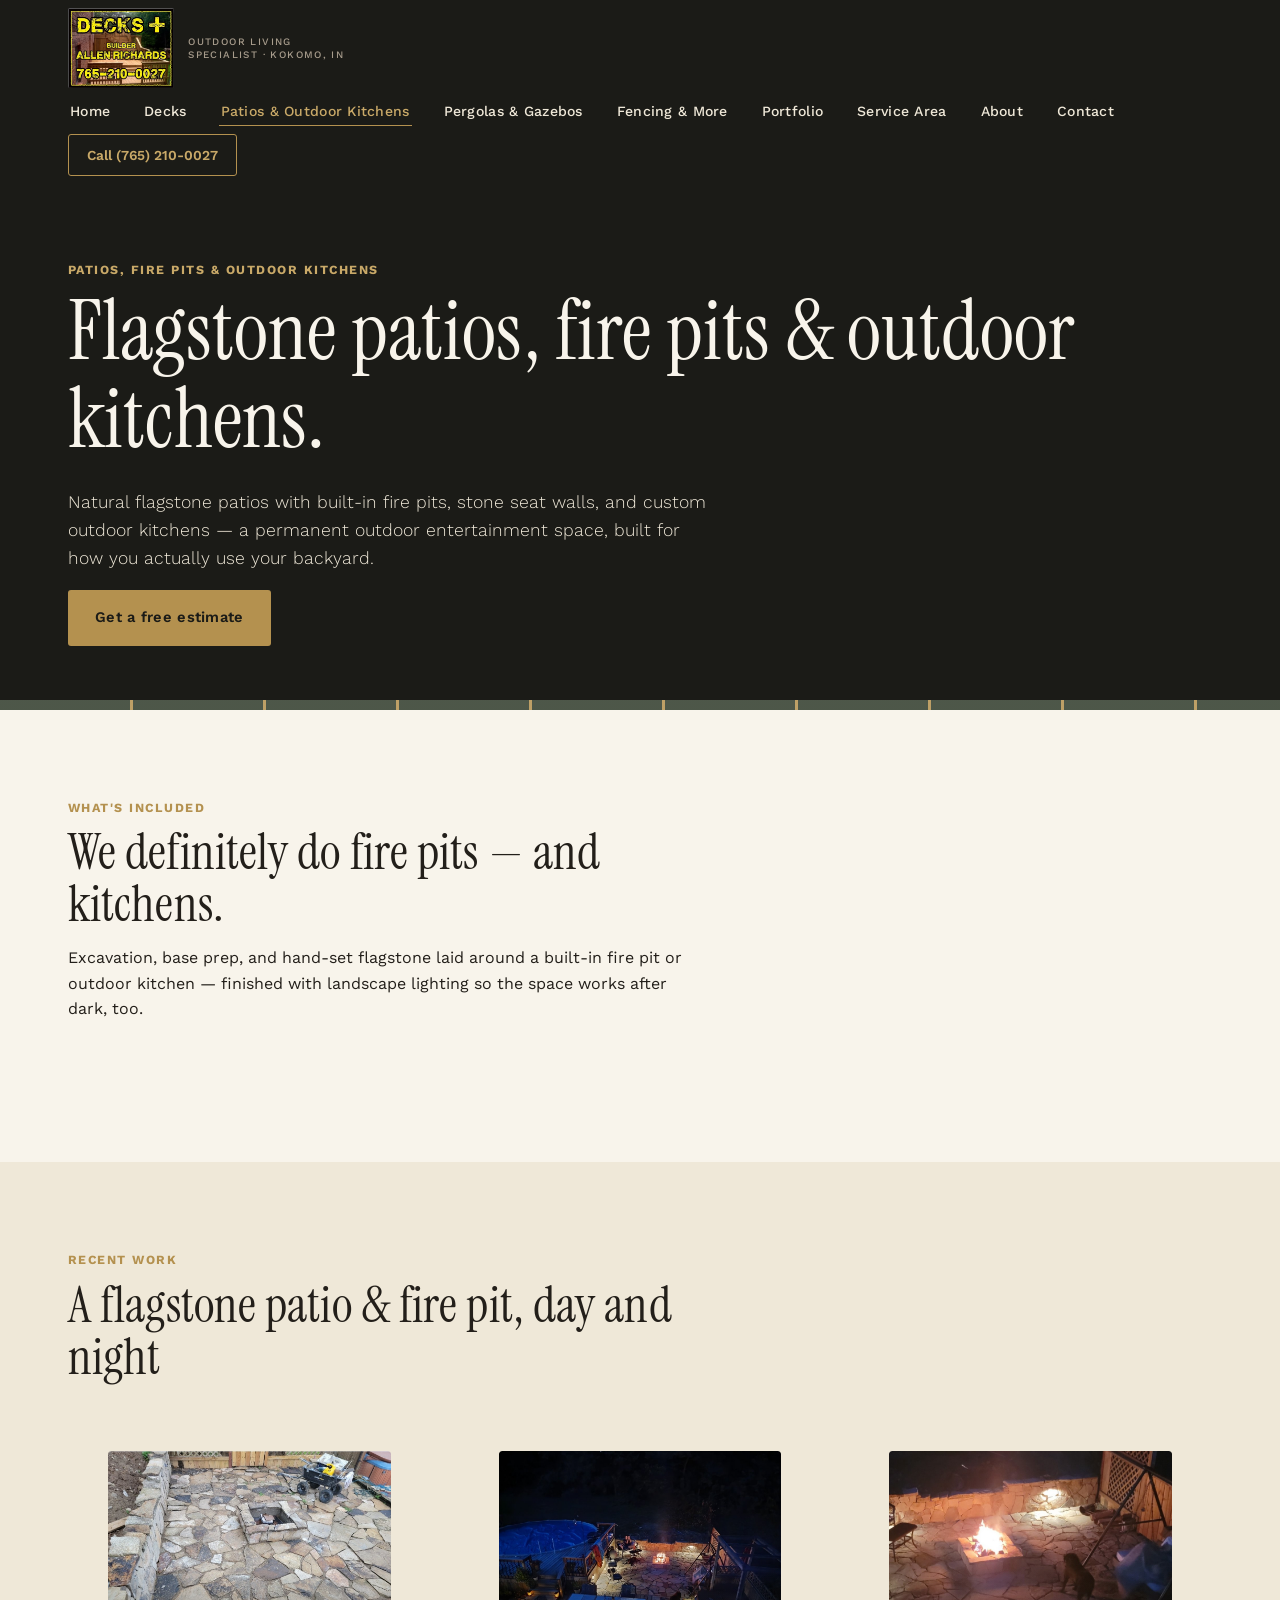
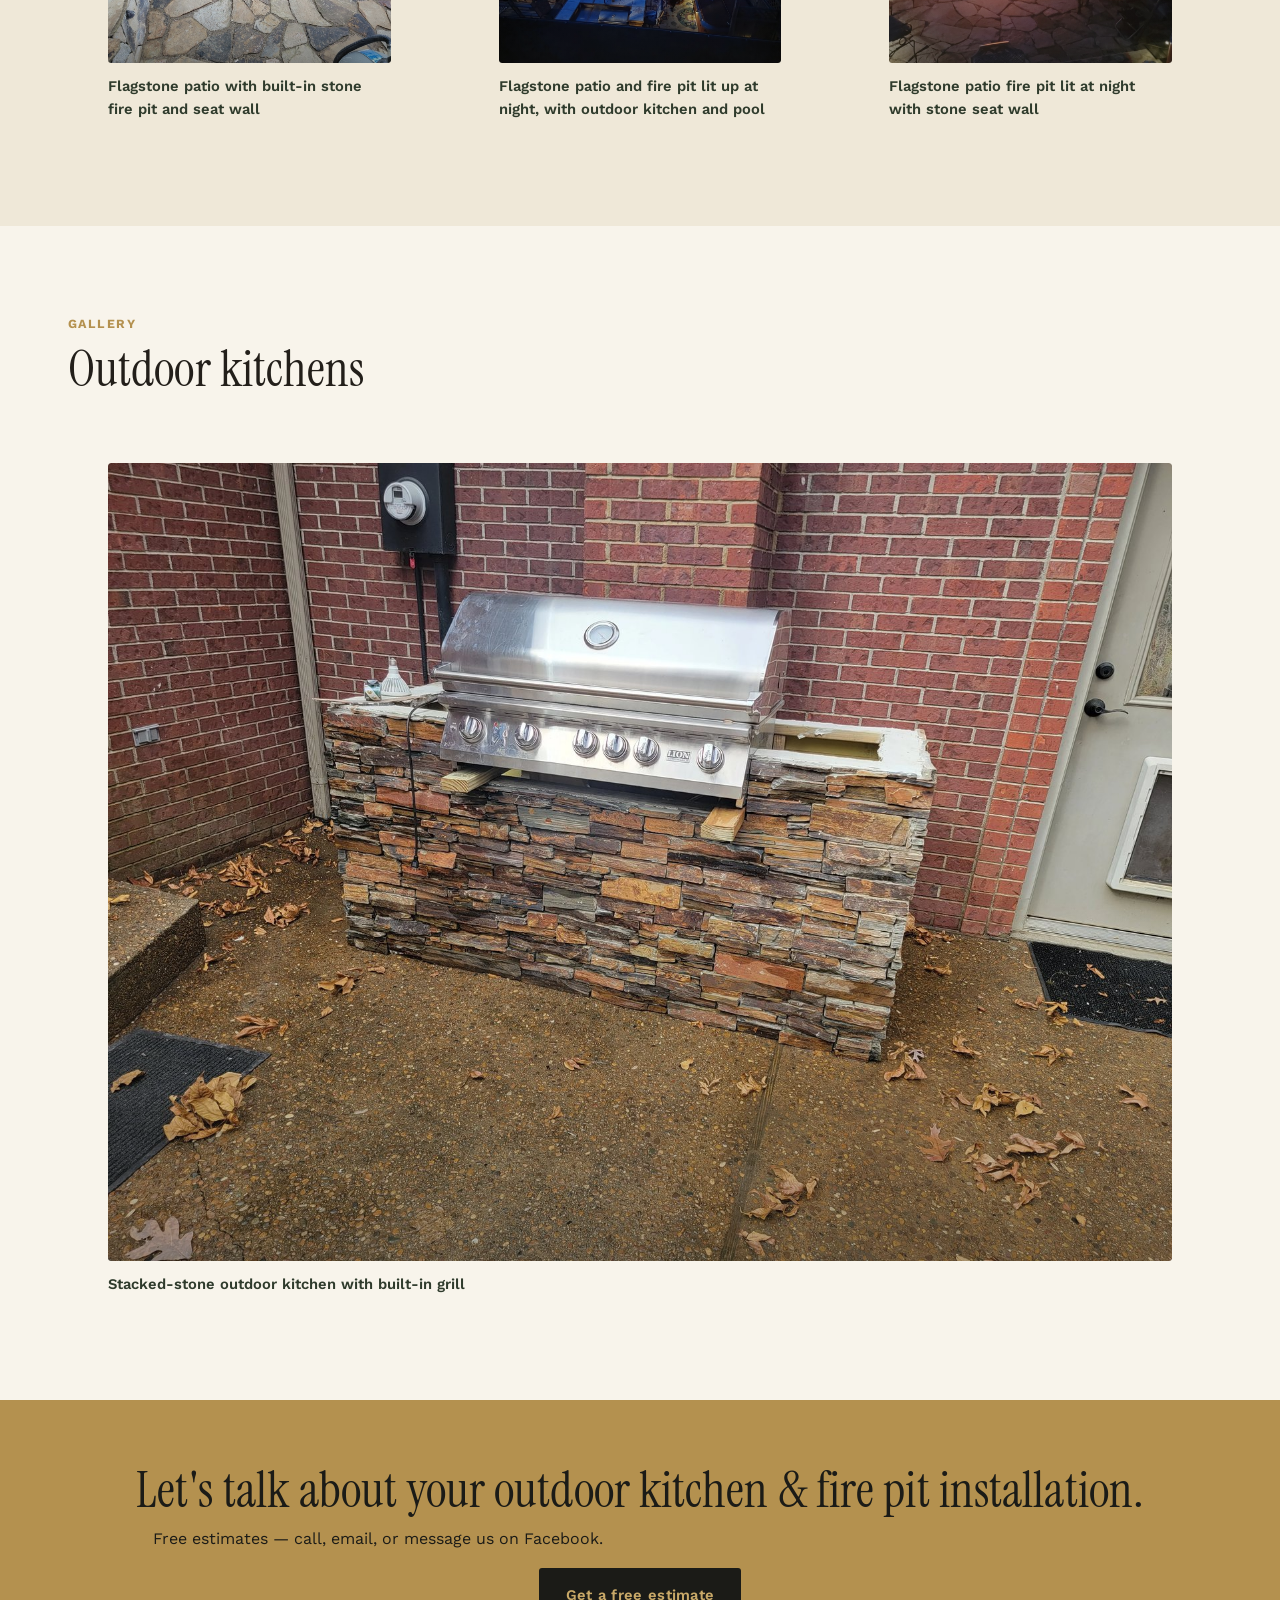
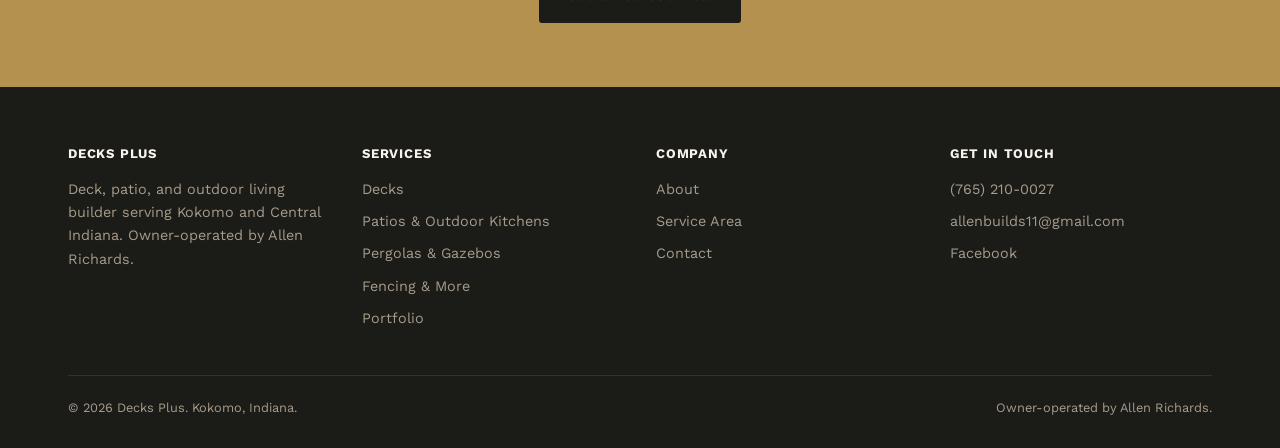
<file: patios-fire-pits/index.html>
<!DOCTYPE html>
<html lang="en">
<head>
<meta charset="UTF-8">
<meta name="viewport" content="width=device-width, initial-scale=1.0">
<title>Outdoor Kitchen Builder &amp; Fire Pit Installation | Decks Plus</title>
<meta name="description" content="Outdoor Kitchen & Fire Pit Installation by Decks Plus, an outdoor living specialist serving Hamilton County, Carmel, and Kokomo, Indiana. See recent projects and get a free estimate.">
<link rel="canonical" href="https://decksplus.example.com/patios-fire-pits/">
<meta property="og:title" content="Outdoor Kitchen Builder &amp; Fire Pit Installation | Decks Plus">
<meta property="og:description" content="Outdoor Kitchen & Fire Pit Installation by Decks Plus, an outdoor living specialist serving Hamilton County, Carmel, and Kokomo, Indiana. See recent projects and get a free estimate.">
<meta property="og:type" content="website">
<meta property="og:url" content="https://decksplus.example.com/patios-fire-pits/">
<meta name="theme-color" content="#1E1A16">
<link rel="icon" type="image/png" sizes="32x32" href="../images/favicon-32.png">
<link rel="icon" type="image/png" sizes="16x16" href="../images/favicon-16.png">
<link rel="apple-touch-icon" sizes="180x180" href="../images/favicon-180.png">
<link rel="preconnect" href="https://fonts.googleapis.com">
<link rel="preconnect" href="https://fonts.gstatic.com" crossorigin>
<link href="https://fonts.googleapis.com/css2?family=Instrument+Serif:ital@0;1&family=Work+Sans:wght@300;400;500;600;700&display=swap" rel="stylesheet">
<link rel="stylesheet" href="../css/styles.css">
<script type="application/ld+json">
{
  "@context": "https://schema.org",
  "@type": "HomeAndConstructionBusiness",
  "name": "Decks Plus",
  "description": "Decks Plus is an outdoor living specialist serving Hamilton County, Carmel, and Central Indiana — custom decks, pergolas, outdoor kitchens, and fire features.",
  "image": "https://decksplus.example.com/images/hero-deck.jpg",
  "telephone": "+17652100027",
  "email": "allenbuilds11@gmail.com",
  "priceRange": "$$$",
  "address": {
    "@type": "PostalAddress",
    "addressLocality": "Kokomo",
    "addressRegion": "IN",
    "addressCountry": "US"
  },
  "areaServed": ["Hamilton County IN", "Carmel IN", "Fishers IN", "Noblesville IN", "Westfield IN", "Howard County IN", "Miami County IN", "White County IN", "Central Indiana"],
  "founder": {"@type": "Person", "name": "Allen Richards"},
  "url": "https://decksplus.example.com/patios-fire-pits/",
  "sameAs": ["https://www.facebook.com/decksplus67"]
}
</script>
</head>
<body>
<header class="site-header">
  <div class="wrap">
    <a href="../" class="logo">
      <img src="../images/logo-sign.jpg" alt="Decks Plus — Builder Allen Richards" class="logo-img">
      <small>OUTDOOR LIVING SPECIALIST &middot; KOKOMO, IN</small>
    </a>
    <nav class="main-nav" aria-label="Primary">
      <ul>
        <li><a href="../">Home</a></li>
        <li><a href="../decks/">Decks</a></li>
        <li><a href="../patios-fire-pits/" aria-current="page">Patios &amp; Outdoor Kitchens</a></li>
        <li><a href="../pergolas-gazebos/">Pergolas &amp; Gazebos</a></li>
        <li><a href="../fencing-outdoor-structures/">Fencing &amp; More</a></li>
        <li><a href="../portfolio/">Portfolio</a></li>
        <li><a href="../service-areas/">Service Area</a></li>
        <li><a href="../about/">About</a></li>
        <li><a href="../contact/">Contact</a></li>
      </ul>
    </nav>
    <div class="header-call">
      <a class="btn-call" href="tel:+17652100027"><span class="call-word">Call </span>(765) 210-0027</a>
      <button class="nav-toggle" aria-label="Toggle menu" aria-expanded="false">&#9776;</button>
    </div>
  </div>
</header>

<section class="page-hero">
  <div class="wrap">
    <span class="eyebrow">Patios, Fire Pits &amp; Outdoor Kitchens</span>
    <h1>Flagstone patios, fire pits &amp; outdoor kitchens.</h1>
    <p class="lede">Natural flagstone patios with built-in fire pits, stone seat walls, and custom outdoor kitchens — a permanent outdoor entertainment space, built for how you actually use your backyard.</p>
    <a class="btn btn-primary" href="../contact/">Get a free estimate</a>
  </div>
</section>
<div class="plank-divider" aria-hidden="true"></div>

<section class="section-cream fade-in">
  <div class="wrap">
    <div class="section-head">
      <p class="eyebrow">What's included</p>
      <h2>We definitely do fire pits — and kitchens.</h2>
      <p>Excavation, base prep, and hand-set flagstone laid around a built-in fire pit or outdoor kitchen — finished with landscape lighting so the space works after dark, too.</p>
    </div>
  </div>
</section>

<section class="section-2 fade-in">
  <div class="wrap">
    <div class="section-head">
      <p class="eyebrow">Recent work</p>
      <h2>A flagstone patio &amp; fire pit, day and night</h2>
    </div>
    <div class="gallery-grid">
      
      <figure class="gallery-item">
        <div class="photo-grade"><img src="../images/flagstone-patio-firepit-day.jpg" alt="Flagstone patio with built-in stone fire pit and seat wall" style="border-radius:var(--radius);"></div>
        <figcaption>Flagstone patio with built-in stone fire pit and seat wall</figcaption>
      </figure>
      
      <figure class="gallery-item">
        <div class="photo-grade"><img src="../images/flagstone-patio-firepit-night.jpg" alt="Flagstone patio and fire pit lit up at night, with outdoor kitchen and pool" style="border-radius:var(--radius);"></div>
        <figcaption>Flagstone patio and fire pit lit up at night, with outdoor kitchen and pool</figcaption>
      </figure>
      
      <figure class="gallery-item">
        <div class="photo-grade"><img src="../images/flagstone-patio-firepit-night-2.jpg" alt="Flagstone patio fire pit lit at night with stone seat wall" style="border-radius:var(--radius);"></div>
        <figcaption>Flagstone patio fire pit lit at night with stone seat wall</figcaption>
      </figure>
    </div>
  </div>
</section>

<section class="section-cream fade-in">
  <div class="wrap">
    <div class="section-head">
      <p class="eyebrow">Gallery</p>
      <h2>Outdoor kitchens</h2>
    </div>
    <div class="gallery-grid">
      
      <figure class="gallery-item">
        <div class="photo-grade"><img src="../images/outdoor-kitchen-stone-grill.jpg" alt="Stacked-stone outdoor kitchen with built-in grill" style="border-radius:var(--radius);"></div>
        <figcaption>Stacked-stone outdoor kitchen with built-in grill</figcaption>
      </figure>
    </div>
  </div>
</section>

<section class="cta-band">
  <div class="wrap">
    <h2>Let's talk about your outdoor kitchen &amp; fire pit installation.</h2>
    <p>Free estimates — call, email, or message us on Facebook.</p>
    <a class="btn btn-primary" href="../contact/">Get a free estimate</a>
  </div>
</section>

<footer class="site-footer">
  <div class="wrap">
    <div class="footer-grid">
      <div>
        <h4>Decks Plus</h4>
        <p>Deck, patio, and outdoor living builder serving Kokomo and Central Indiana. Owner-operated by Allen Richards.</p>
      </div>
      <div>
        <h4>Services</h4>
        <ul>
        <li><a href="../decks/">Decks</a></li>
        <li><a href="../patios-fire-pits/">Patios &amp; Outdoor Kitchens</a></li>
        <li><a href="../pergolas-gazebos/">Pergolas &amp; Gazebos</a></li>
        <li><a href="../fencing-outdoor-structures/">Fencing &amp; More</a></li>
        <li><a href="../portfolio/">Portfolio</a></li>
        </ul>
      </div>
      <div>
        <h4>Company</h4>
        <ul>
          <li><a href="../about/">About</a></li>
          <li><a href="../service-areas/">Service Area</a></li>
          <li><a href="../contact/">Contact</a></li>
        </ul>
      </div>
      <div>
        <h4>Get in Touch</h4>
        <ul>
          <li><a href="tel:+17652100027">(765) 210-0027</a></li>
          <li><a href="mailto:allenbuilds11@gmail.com">allenbuilds11@gmail.com</a></li>
          <li><a href="https://www.facebook.com/decksplus67" rel="noopener" target="_blank">Facebook</a></li>
        </ul>
      </div>
    </div>
    <div class="footer-bottom">
      <span>&copy; <span id="year"></span> Decks Plus. Kokomo, Indiana.</span>
      <span>Owner-operated by Allen Richards.</span>
    </div>
  </div>
</footer>
<script>document.getElementById('year').textContent = new Date().getFullYear();</script>
<script src="../js/main.js"></script>
</body>
</html>
</file>
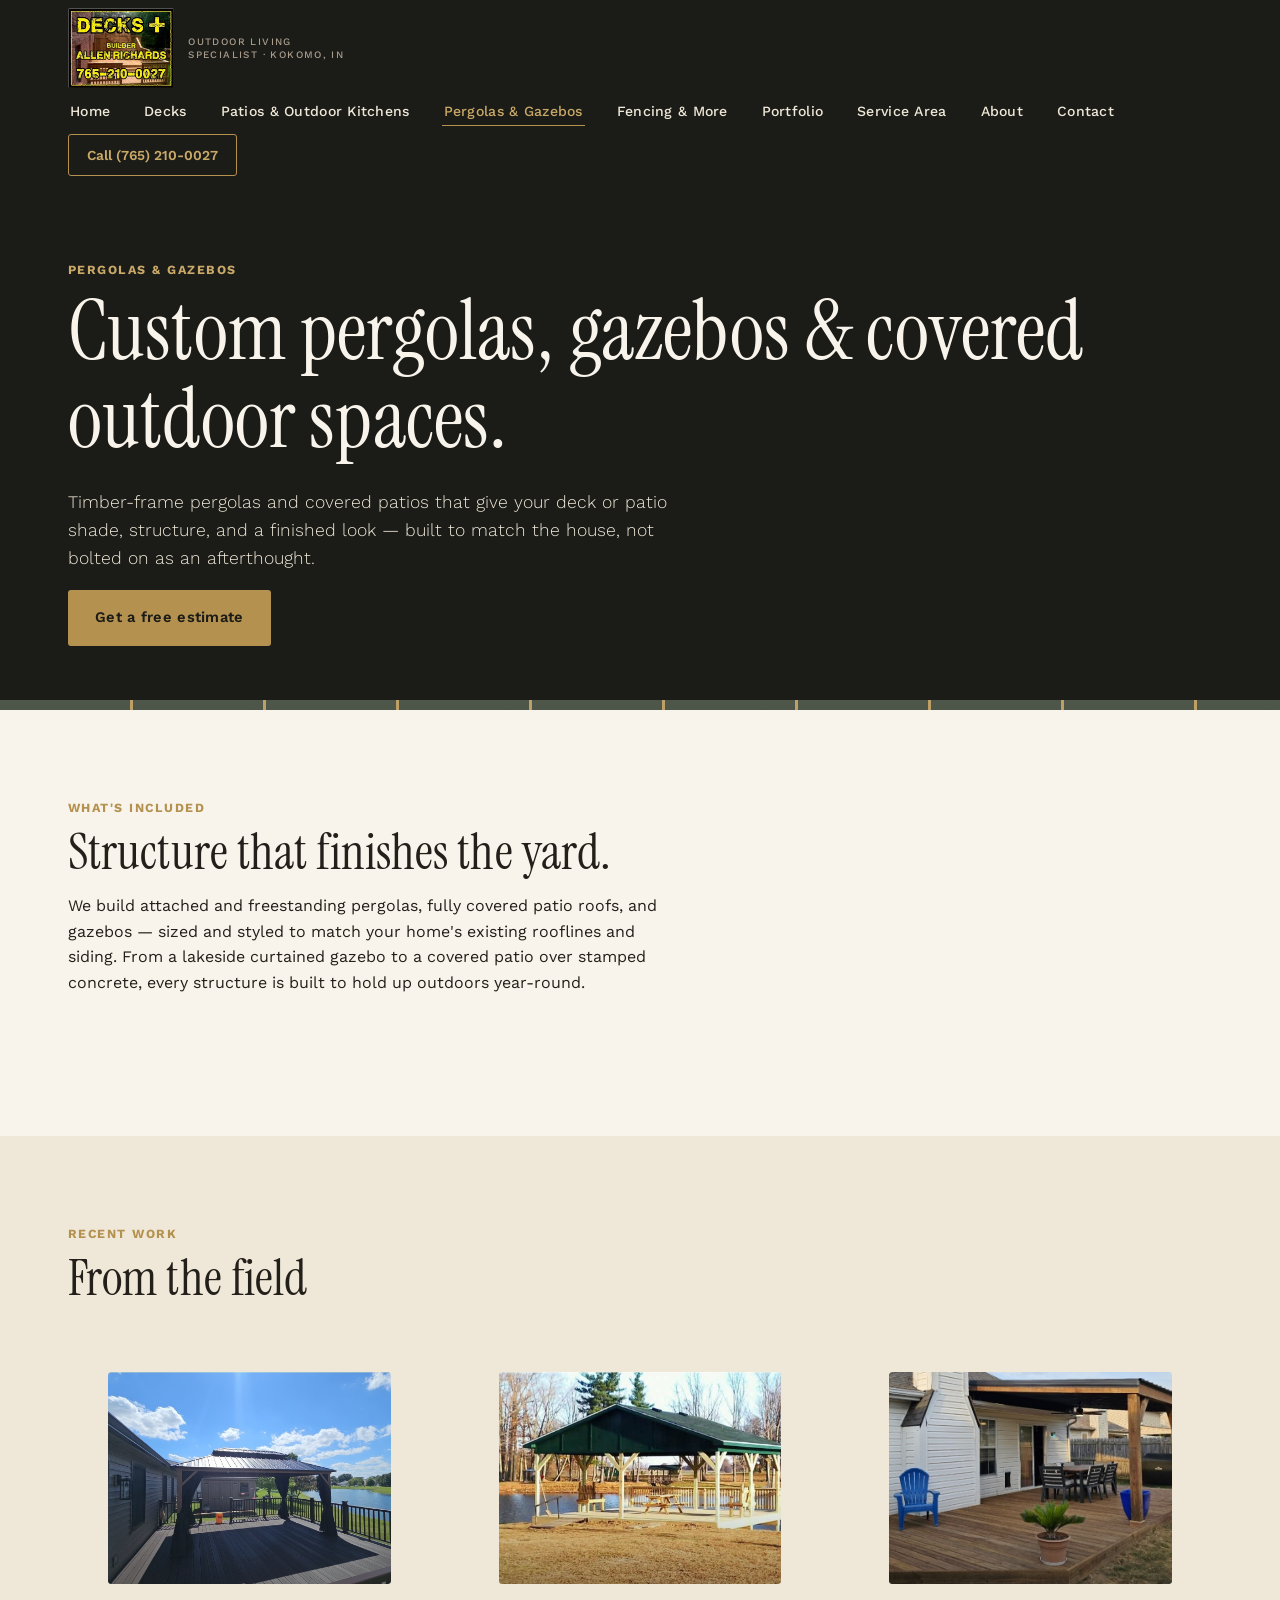
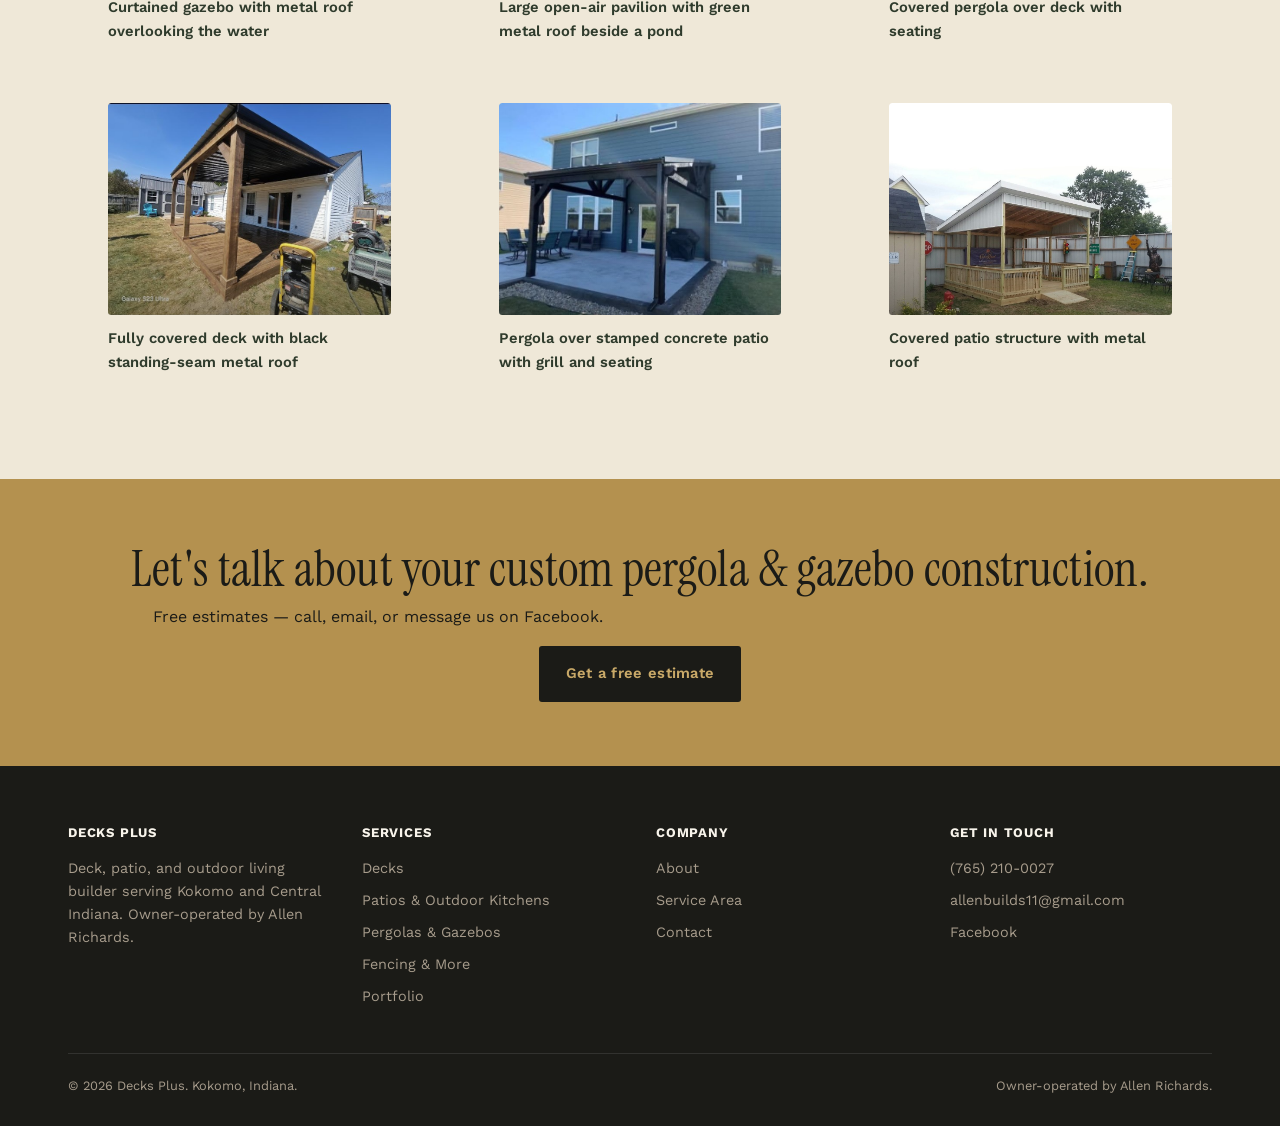
<file: pergolas-gazebos/index.html>
<!DOCTYPE html>
<html lang="en">
<head>
<meta charset="UTF-8">
<meta name="viewport" content="width=device-width, initial-scale=1.0">
<title>Custom Pergolas &amp; Gazebo Builder | Hamilton County, IN | Decks Plus</title>
<meta name="description" content="Custom Pergola & Gazebo Construction by Decks Plus, an outdoor living specialist serving Hamilton County, Carmel, and Kokomo, Indiana. See recent projects and get a free estimate.">
<link rel="canonical" href="https://decksplus.example.com/pergolas-gazebos/">
<meta property="og:title" content="Custom Pergolas &amp; Gazebo Builder | Hamilton County, IN | Decks Plus">
<meta property="og:description" content="Custom Pergola & Gazebo Construction by Decks Plus, an outdoor living specialist serving Hamilton County, Carmel, and Kokomo, Indiana. See recent projects and get a free estimate.">
<meta property="og:type" content="website">
<meta property="og:url" content="https://decksplus.example.com/pergolas-gazebos/">
<meta name="theme-color" content="#1E1A16">
<link rel="icon" type="image/png" sizes="32x32" href="../images/favicon-32.png">
<link rel="icon" type="image/png" sizes="16x16" href="../images/favicon-16.png">
<link rel="apple-touch-icon" sizes="180x180" href="../images/favicon-180.png">
<link rel="preconnect" href="https://fonts.googleapis.com">
<link rel="preconnect" href="https://fonts.gstatic.com" crossorigin>
<link href="https://fonts.googleapis.com/css2?family=Instrument+Serif:ital@0;1&family=Work+Sans:wght@300;400;500;600;700&display=swap" rel="stylesheet">
<link rel="stylesheet" href="../css/styles.css">
<script type="application/ld+json">
{
  "@context": "https://schema.org",
  "@type": "HomeAndConstructionBusiness",
  "name": "Decks Plus",
  "description": "Decks Plus is an outdoor living specialist serving Hamilton County, Carmel, and Central Indiana — custom decks, pergolas, outdoor kitchens, and fire features.",
  "image": "https://decksplus.example.com/images/hero-deck.jpg",
  "telephone": "+17652100027",
  "email": "allenbuilds11@gmail.com",
  "priceRange": "$$$",
  "address": {
    "@type": "PostalAddress",
    "addressLocality": "Kokomo",
    "addressRegion": "IN",
    "addressCountry": "US"
  },
  "areaServed": ["Hamilton County IN", "Carmel IN", "Fishers IN", "Noblesville IN", "Westfield IN", "Howard County IN", "Miami County IN", "White County IN", "Central Indiana"],
  "founder": {"@type": "Person", "name": "Allen Richards"},
  "url": "https://decksplus.example.com/pergolas-gazebos/",
  "sameAs": ["https://www.facebook.com/decksplus67"]
}
</script>
</head>
<body>
<header class="site-header">
  <div class="wrap">
    <a href="../" class="logo">
      <img src="../images/logo-sign.jpg" alt="Decks Plus — Builder Allen Richards" class="logo-img">
      <small>OUTDOOR LIVING SPECIALIST &middot; KOKOMO, IN</small>
    </a>
    <nav class="main-nav" aria-label="Primary">
      <ul>
        <li><a href="../">Home</a></li>
        <li><a href="../decks/">Decks</a></li>
        <li><a href="../patios-fire-pits/">Patios &amp; Outdoor Kitchens</a></li>
        <li><a href="../pergolas-gazebos/" aria-current="page">Pergolas &amp; Gazebos</a></li>
        <li><a href="../fencing-outdoor-structures/">Fencing &amp; More</a></li>
        <li><a href="../portfolio/">Portfolio</a></li>
        <li><a href="../service-areas/">Service Area</a></li>
        <li><a href="../about/">About</a></li>
        <li><a href="../contact/">Contact</a></li>
      </ul>
    </nav>
    <div class="header-call">
      <a class="btn-call" href="tel:+17652100027"><span class="call-word">Call </span>(765) 210-0027</a>
      <button class="nav-toggle" aria-label="Toggle menu" aria-expanded="false">&#9776;</button>
    </div>
  </div>
</header>

<section class="page-hero">
  <div class="wrap">
    <span class="eyebrow">Pergolas &amp; Gazebos</span>
    <h1>Custom pergolas, gazebos &amp; covered outdoor spaces.</h1>
    <p class="lede">Timber-frame pergolas and covered patios that give your deck or patio shade, structure, and a finished look — built to match the house, not bolted on as an afterthought.</p>
    <a class="btn btn-primary" href="../contact/">Get a free estimate</a>
  </div>
</section>
<div class="plank-divider" aria-hidden="true"></div>

<section class="section-cream fade-in">
  <div class="wrap">
    <div class="section-head">
      <p class="eyebrow">What's included</p>
      <h2>Structure that finishes the yard.</h2>
      <p>We build attached and freestanding pergolas, fully covered patio roofs, and gazebos — sized and styled to match your home's existing rooflines and siding. From a lakeside curtained gazebo to a covered patio over stamped concrete, every structure is built to hold up outdoors year-round.</p>
    </div>
  </div>
</section>

<section class="section-2 fade-in">
  <div class="wrap">
    <div class="section-head">
      <p class="eyebrow">Recent work</p>
      <h2>From the field</h2>
    </div>
    <div class="gallery-grid">
      
      <figure class="gallery-item">
        <div class="photo-grade"><img src="../images/pergola-lakeside-curtains.jpg" alt="Curtained gazebo with metal roof overlooking the water" style="border-radius:var(--radius);"></div>
        <figcaption>Curtained gazebo with metal roof overlooking the water</figcaption>
      </figure>
      
      <figure class="gallery-item">
        <div class="photo-grade"><img src="../images/pavilion-pond.jpg" alt="Large open-air pavilion with green metal roof beside a pond" style="border-radius:var(--radius);"></div>
        <figcaption>Large open-air pavilion with green metal roof beside a pond</figcaption>
      </figure>
      
      <figure class="gallery-item">
        <div class="photo-grade"><img src="../images/deck-pergola-blue-chairs.jpg" alt="Covered pergola over deck with seating" style="border-radius:var(--radius);"></div>
        <figcaption>Covered pergola over deck with seating</figcaption>
      </figure>
      
      <figure class="gallery-item">
        <div class="photo-grade"><img src="../images/covered-deck-black-roof.jpg" alt="Fully covered deck with black standing-seam metal roof" style="border-radius:var(--radius);"></div>
        <figcaption>Fully covered deck with black standing-seam metal roof</figcaption>
      </figure>
      
      <figure class="gallery-item">
        <div class="photo-grade"><img src="../images/pergola-stamped-patio.jpg" alt="Pergola over stamped concrete patio with grill and seating" style="border-radius:var(--radius);"></div>
        <figcaption>Pergola over stamped concrete patio with grill and seating</figcaption>
      </figure>
      
      <figure class="gallery-item">
        <div class="photo-grade"><img src="../images/covered-patio-commercial.jpg" alt="Covered patio structure with metal roof" style="border-radius:var(--radius);"></div>
        <figcaption>Covered patio structure with metal roof</figcaption>
      </figure>
    </div>
  </div>
</section>

<section class="cta-band">
  <div class="wrap">
    <h2>Let's talk about your custom pergola &amp; gazebo construction.</h2>
    <p>Free estimates — call, email, or message us on Facebook.</p>
    <a class="btn btn-primary" href="../contact/">Get a free estimate</a>
  </div>
</section>

<footer class="site-footer">
  <div class="wrap">
    <div class="footer-grid">
      <div>
        <h4>Decks Plus</h4>
        <p>Deck, patio, and outdoor living builder serving Kokomo and Central Indiana. Owner-operated by Allen Richards.</p>
      </div>
      <div>
        <h4>Services</h4>
        <ul>
        <li><a href="../decks/">Decks</a></li>
        <li><a href="../patios-fire-pits/">Patios &amp; Outdoor Kitchens</a></li>
        <li><a href="../pergolas-gazebos/">Pergolas &amp; Gazebos</a></li>
        <li><a href="../fencing-outdoor-structures/">Fencing &amp; More</a></li>
        <li><a href="../portfolio/">Portfolio</a></li>
        </ul>
      </div>
      <div>
        <h4>Company</h4>
        <ul>
          <li><a href="../about/">About</a></li>
          <li><a href="../service-areas/">Service Area</a></li>
          <li><a href="../contact/">Contact</a></li>
        </ul>
      </div>
      <div>
        <h4>Get in Touch</h4>
        <ul>
          <li><a href="tel:+17652100027">(765) 210-0027</a></li>
          <li><a href="mailto:allenbuilds11@gmail.com">allenbuilds11@gmail.com</a></li>
          <li><a href="https://www.facebook.com/decksplus67" rel="noopener" target="_blank">Facebook</a></li>
        </ul>
      </div>
    </div>
    <div class="footer-bottom">
      <span>&copy; <span id="year"></span> Decks Plus. Kokomo, Indiana.</span>
      <span>Owner-operated by Allen Richards.</span>
    </div>
  </div>
</footer>
<script>document.getElementById('year').textContent = new Date().getFullYear();</script>
<script src="../js/main.js"></script>
</body>
</html>
</file>
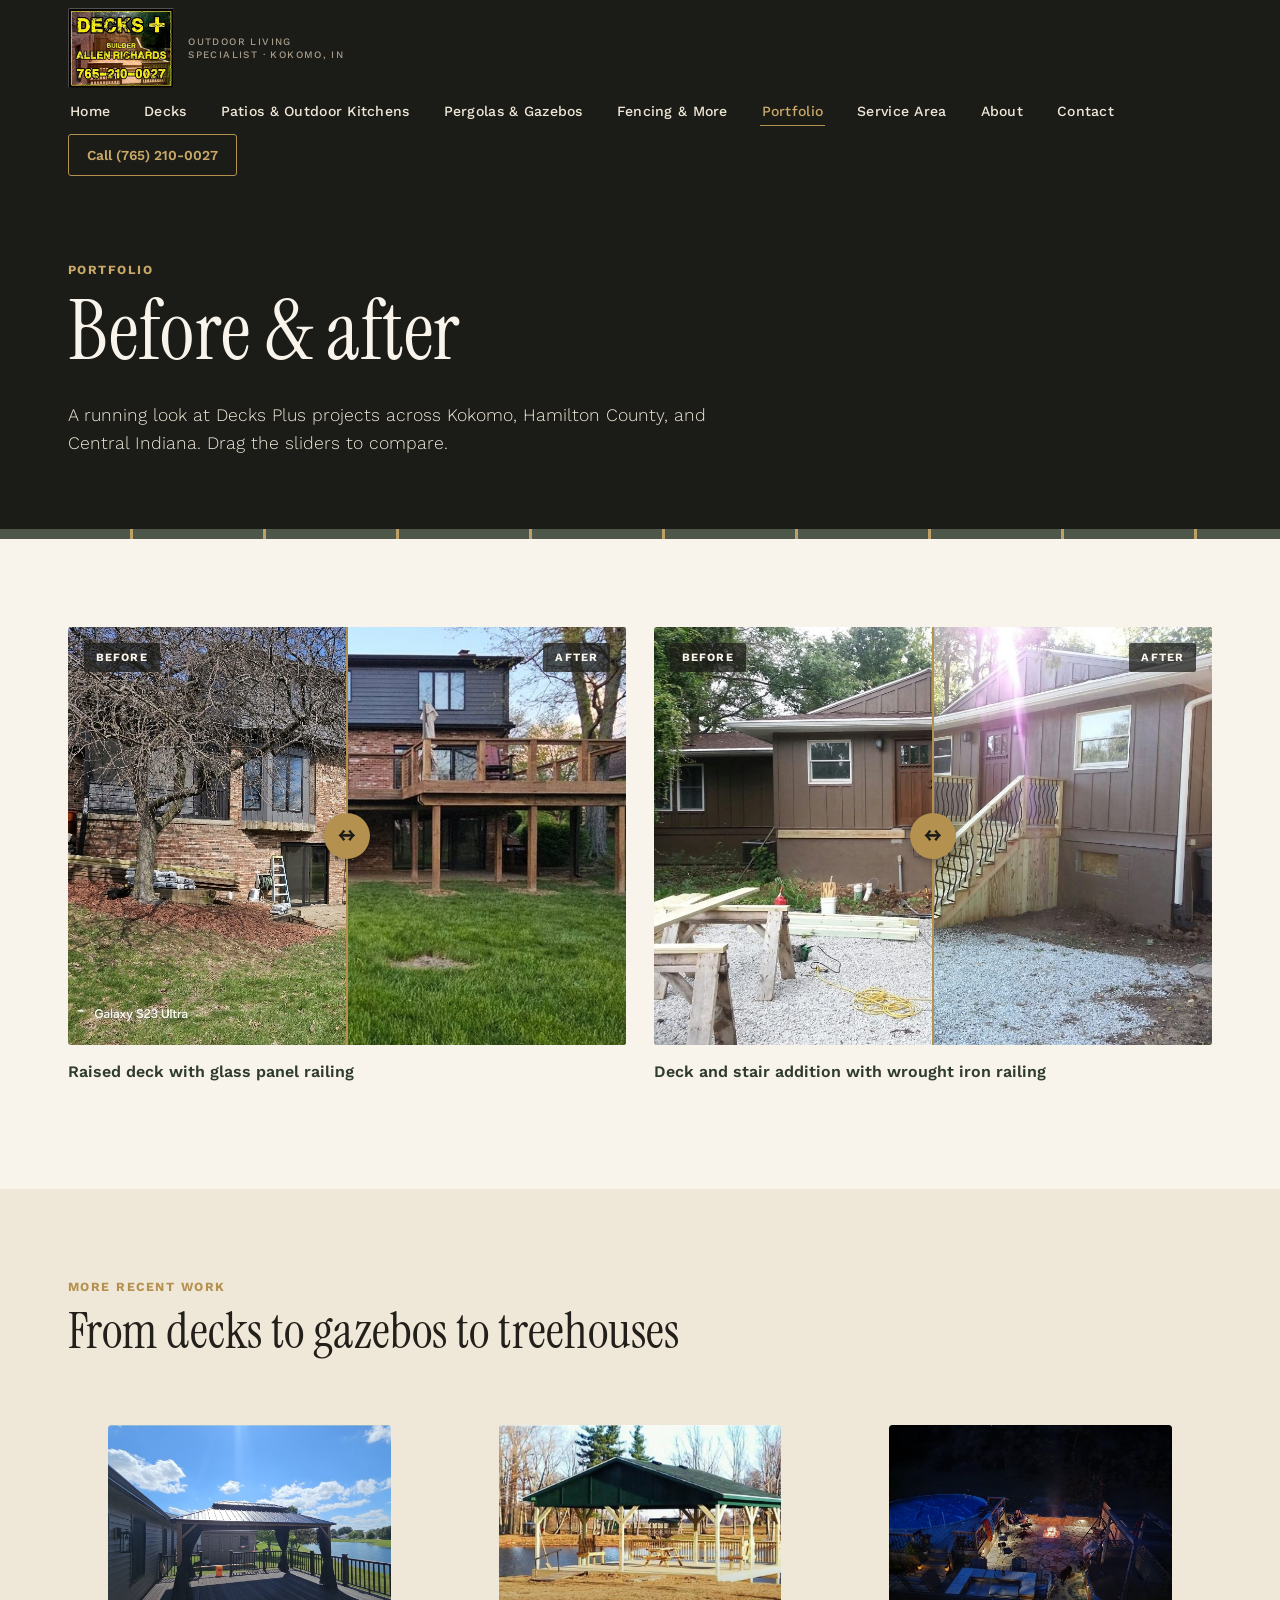
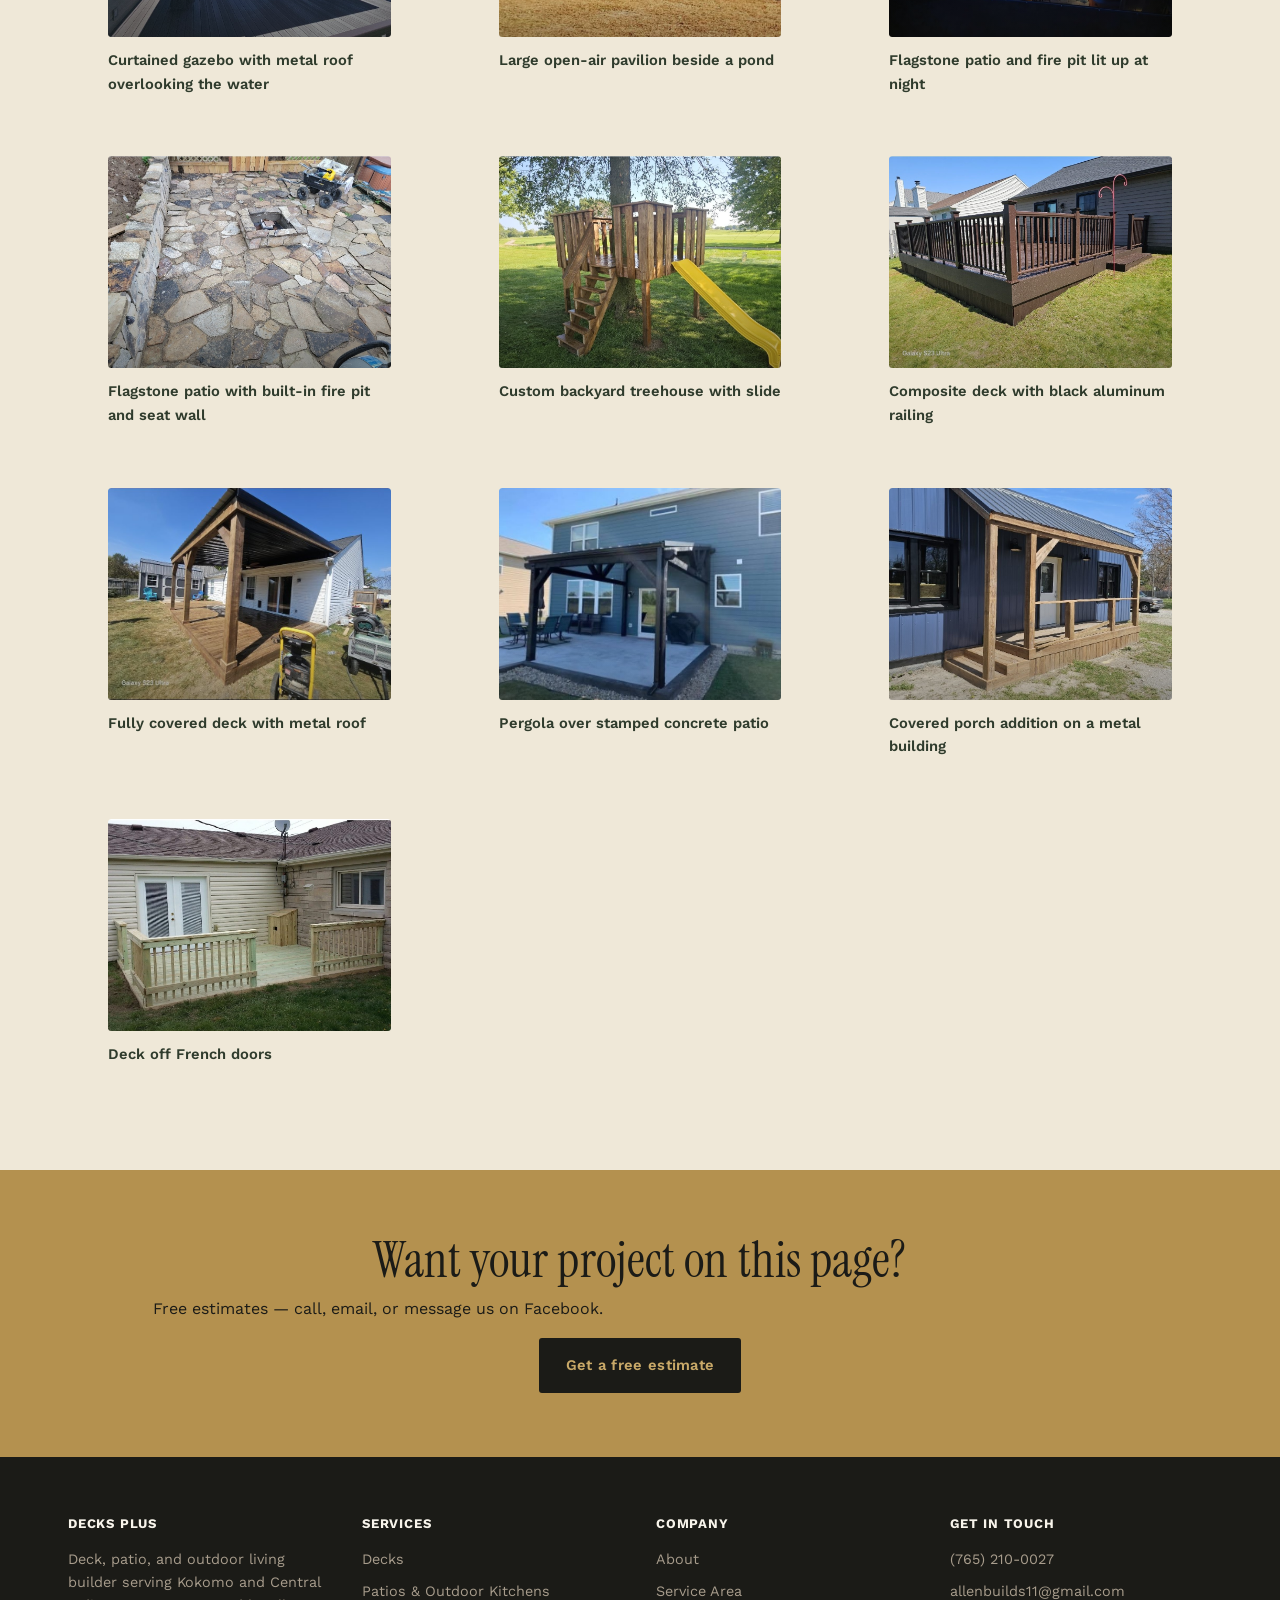
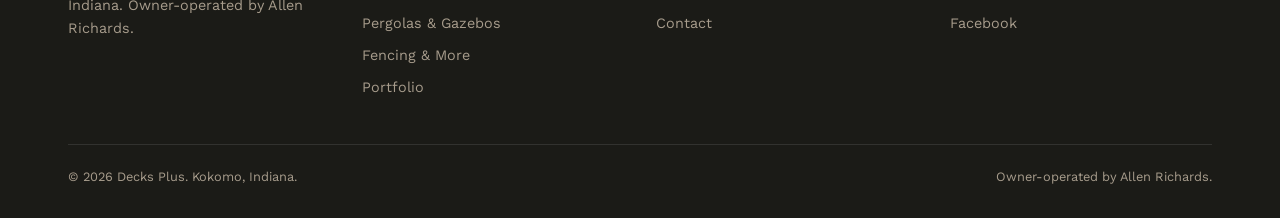
<file: portfolio/index.html>
<!DOCTYPE html>
<html lang="en">
<head>
<meta charset="UTF-8">
<meta name="viewport" content="width=device-width, initial-scale=1.0">
<title>Portfolio | Decks, Patios &amp; Outdoor Builds | Decks Plus</title>
<meta name="description" content="See before-and-after photos of decks, patios, fire pits, pergolas, and custom outdoor builds by Decks Plus in Hamilton County and Kokomo, Indiana.">
<link rel="canonical" href="https://deckspluss.com/portfolio/">
<meta property="og:title" content="Portfolio | Decks, Patios &amp; Outdoor Builds | Decks Plus">
<meta property="og:description" content="See before-and-after photos of decks, patios, fire pits, pergolas, and custom outdoor builds by Decks Plus in Hamilton County and Kokomo, Indiana.">
<meta property="og:type" content="website">
<meta property="og:url" content="https://deckspluss.com/portfolio/">
<meta name="theme-color" content="#1E1A16">
<link rel="icon" type="image/png" sizes="32x32" href="../images/favicon-32.png">
<link rel="icon" type="image/png" sizes="16x16" href="../images/favicon-16.png">
<link rel="apple-touch-icon" sizes="180x180" href="../images/favicon-180.png">
<link rel="preconnect" href="https://fonts.googleapis.com">
<link rel="preconnect" href="https://fonts.gstatic.com" crossorigin>
<link href="https://fonts.googleapis.com/css2?family=Instrument+Serif:ital@0;1&family=Work+Sans:wght@300;400;500;600;700&display=swap" rel="stylesheet">
<link rel="stylesheet" href="../css/styles.css">
<script type="application/ld+json">
{
  "@context": "https://schema.org",
  "@type": "HomeAndConstructionBusiness",
  "name": "Decks Plus",
  "description": "Decks Plus is an outdoor living specialist serving Hamilton County, Carmel, and Central Indiana — custom decks, pergolas, outdoor kitchens, and fire features.",
  "image": "https://deckspluss.com/images/hero-deck.jpg",
  "telephone": "+17652100027",
  "email": "allenbuilds11@gmail.com",
  "priceRange": "$$$",
  "address": {
    "@type": "PostalAddress",
    "addressLocality": "Kokomo",
    "addressRegion": "IN",
    "addressCountry": "US"
  },
  "areaServed": ["Hamilton County IN", "Carmel IN", "Fishers IN", "Noblesville IN", "Westfield IN", "Howard County IN", "Miami County IN", "White County IN", "Central Indiana"],
  "founder": {"@type": "Person", "name": "Allen Richards"},
  "url": "https://deckspluss.com/portfolio/",
  "sameAs": ["https://www.facebook.com/decksplus67"]
}
</script>
</head>
<body>
<header class="site-header">
  <div class="wrap">
    <a href="../" class="logo">
      <img src="../images/logo-sign.jpg" alt="Decks Plus — Builder Allen Richards" class="logo-img">
      <small>OUTDOOR LIVING SPECIALIST &middot; KOKOMO, IN</small>
    </a>
    <nav class="main-nav" aria-label="Primary">
      <ul>
        <li><a href="../">Home</a></li>
        <li><a href="../decks/">Decks</a></li>
        <li><a href="../patios-fire-pits/">Patios &amp; Outdoor Kitchens</a></li>
        <li><a href="../pergolas-gazebos/">Pergolas &amp; Gazebos</a></li>
        <li><a href="../fencing-outdoor-structures/">Fencing &amp; More</a></li>
        <li><a href="../portfolio/" aria-current="page">Portfolio</a></li>
        <li><a href="../service-areas/">Service Area</a></li>
        <li><a href="../about/">About</a></li>
        <li><a href="../contact/">Contact</a></li>
      </ul>
    </nav>
    <div class="header-call">
      <a class="btn-call" href="tel:+17652100027"><span class="call-word">Call </span>(765) 210-0027</a>
      <button class="nav-toggle" aria-label="Toggle menu" aria-expanded="false">&#9776;</button>
    </div>
  </div>
</header>

<section class="page-hero">
  <div class="wrap">
    <span class="eyebrow">Portfolio</span>
    <h1>Before &amp; after</h1>
    <p class="lede">A running look at Decks Plus projects across Kokomo, Hamilton County, and Central Indiana. Drag the sliders to compare.</p>
  </div>
</section>
<div class="plank-divider" aria-hidden="true"></div>

<section class="section-cream fade-in">
  <div class="wrap">
    <div class="gallery-grid">
      <div>
        
      <div class="ba-slider">
        <img class="ba-img before" src="../images/luxury-deck-before.jpg" alt="Two-story brick house before the deck was built, bare concrete patio">
        <img class="ba-img after" src="../images/luxury-deck-after.jpg" alt="Finished raised deck with glass panel railing wrapping the back of the house">
        <span class="ba-label before">Before</span>
        <span class="ba-label after">After</span>
        <div class="ba-handle"><div class="ba-handle-grip">&#8596;</div></div>
        <input type="range" class="ba-range" min="0" max="100" value="50" aria-label="Drag to compare before and after: Raised deck with glass panel railing">
      </div>
      <p class="ba-caption">Raised deck with glass panel railing</p>
      </div>
      <div>
        
      <div class="ba-slider">
        <img class="ba-img before" src="../images/deck-stairs-before.jpg" alt="House exterior before deck and stairs were added, bare gravel drive">
        <img class="ba-img after" src="../images/deck-stairs-after.jpg" alt="Finished small deck with wood-slat stairs and black wrought iron railing">
        <span class="ba-label before">Before</span>
        <span class="ba-label after">After</span>
        <div class="ba-handle"><div class="ba-handle-grip">&#8596;</div></div>
        <input type="range" class="ba-range" min="0" max="100" value="50" aria-label="Drag to compare before and after: Deck and stair addition with wrought iron railing">
      </div>
      <p class="ba-caption">Deck and stair addition with wrought iron railing</p>
      </div>
    </div>
  </div>
</section>

<section class="section-2 fade-in">
  <div class="wrap">
    <div class="section-head">
      <p class="eyebrow">More recent work</p>
      <h2>From decks to gazebos to treehouses</h2>
    </div>
    <div class="gallery-grid">
      
      <figure class="gallery-item">
        <div class="photo-grade"><img src="../images/pergola-lakeside-curtains.jpg" alt="Curtained gazebo with metal roof overlooking the water" style="border-radius:var(--radius);"></div>
        <figcaption>Curtained gazebo with metal roof overlooking the water</figcaption>
      </figure>
      
      <figure class="gallery-item">
        <div class="photo-grade"><img src="../images/pavilion-pond.jpg" alt="Large open-air pavilion beside a pond" style="border-radius:var(--radius);"></div>
        <figcaption>Large open-air pavilion beside a pond</figcaption>
      </figure>
      
      <figure class="gallery-item">
        <div class="photo-grade"><img src="../images/flagstone-patio-firepit-night.jpg" alt="Flagstone patio and fire pit lit up at night" style="border-radius:var(--radius);"></div>
        <figcaption>Flagstone patio and fire pit lit up at night</figcaption>
      </figure>
      
      <figure class="gallery-item">
        <div class="photo-grade"><img src="../images/flagstone-patio-firepit-day.jpg" alt="Flagstone patio with built-in fire pit and seat wall" style="border-radius:var(--radius);"></div>
        <figcaption>Flagstone patio with built-in fire pit and seat wall</figcaption>
      </figure>
      
      <figure class="gallery-item">
        <div class="photo-grade"><img src="../images/treehouse-slide.jpg" alt="Custom backyard treehouse with slide" style="border-radius:var(--radius);"></div>
        <figcaption>Custom backyard treehouse with slide</figcaption>
      </figure>
      
      <figure class="gallery-item">
        <div class="photo-grade"><img src="../images/composite-deck-black-rail.jpg" alt="Composite deck with black aluminum railing" style="border-radius:var(--radius);"></div>
        <figcaption>Composite deck with black aluminum railing</figcaption>
      </figure>
      
      <figure class="gallery-item">
        <div class="photo-grade"><img src="../images/covered-deck-black-roof.jpg" alt="Fully covered deck with metal roof" style="border-radius:var(--radius);"></div>
        <figcaption>Fully covered deck with metal roof</figcaption>
      </figure>
      
      <figure class="gallery-item">
        <div class="photo-grade"><img src="../images/pergola-stamped-patio.jpg" alt="Pergola over stamped concrete patio" style="border-radius:var(--radius);"></div>
        <figcaption>Pergola over stamped concrete patio</figcaption>
      </figure>
      
      <figure class="gallery-item">
        <div class="photo-grade"><img src="../images/commercial-covered-porch.jpg" alt="Covered porch addition on a metal building" style="border-radius:var(--radius);"></div>
        <figcaption>Covered porch addition on a metal building</figcaption>
      </figure>
      
      <figure class="gallery-item">
        <div class="photo-grade"><img src="../images/simple-deck-french-doors.jpg" alt="Deck off French doors" style="border-radius:var(--radius);"></div>
        <figcaption>Deck off French doors</figcaption>
      </figure>
    </div>
  </div>
</section>

<section class="cta-band">
  <div class="wrap">
    <h2>Want your project on this page?</h2>
    <p>Free estimates — call, email, or message us on Facebook.</p>
    <a class="btn btn-primary" href="../contact/">Get a free estimate</a>
  </div>
</section>

<footer class="site-footer">
  <div class="wrap">
    <div class="footer-grid">
      <div>
        <h4>Decks Plus</h4>
        <p>Deck, patio, and outdoor living builder serving Kokomo and Central Indiana. Owner-operated by Allen Richards.</p>
      </div>
      <div>
        <h4>Services</h4>
        <ul>
        <li><a href="../decks/">Decks</a></li>
        <li><a href="../patios-fire-pits/">Patios &amp; Outdoor Kitchens</a></li>
        <li><a href="../pergolas-gazebos/">Pergolas &amp; Gazebos</a></li>
        <li><a href="../fencing-outdoor-structures/">Fencing &amp; More</a></li>
        <li><a href="../portfolio/">Portfolio</a></li>
        </ul>
      </div>
      <div>
        <h4>Company</h4>
        <ul>
          <li><a href="../about/">About</a></li>
          <li><a href="../service-areas/">Service Area</a></li>
          <li><a href="../contact/">Contact</a></li>
        </ul>
      </div>
      <div>
        <h4>Get in Touch</h4>
        <ul>
          <li><a href="tel:+17652100027">(765) 210-0027</a></li>
          <li><a href="mailto:allenbuilds11@gmail.com">allenbuilds11@gmail.com</a></li>
          <li><a href="https://www.facebook.com/decksplus67" rel="noopener" target="_blank">Facebook</a></li>
        </ul>
      </div>
    </div>
    <div class="footer-bottom">
      <span>&copy; <span id="year"></span> Decks Plus. Kokomo, Indiana.</span>
      <span>Owner-operated by Allen Richards.</span>
    </div>
  </div>
</footer>
<script>document.getElementById('year').textContent = new Date().getFullYear();</script>
<script src="../js/main.js"></script>
</body>
</html>
</file>
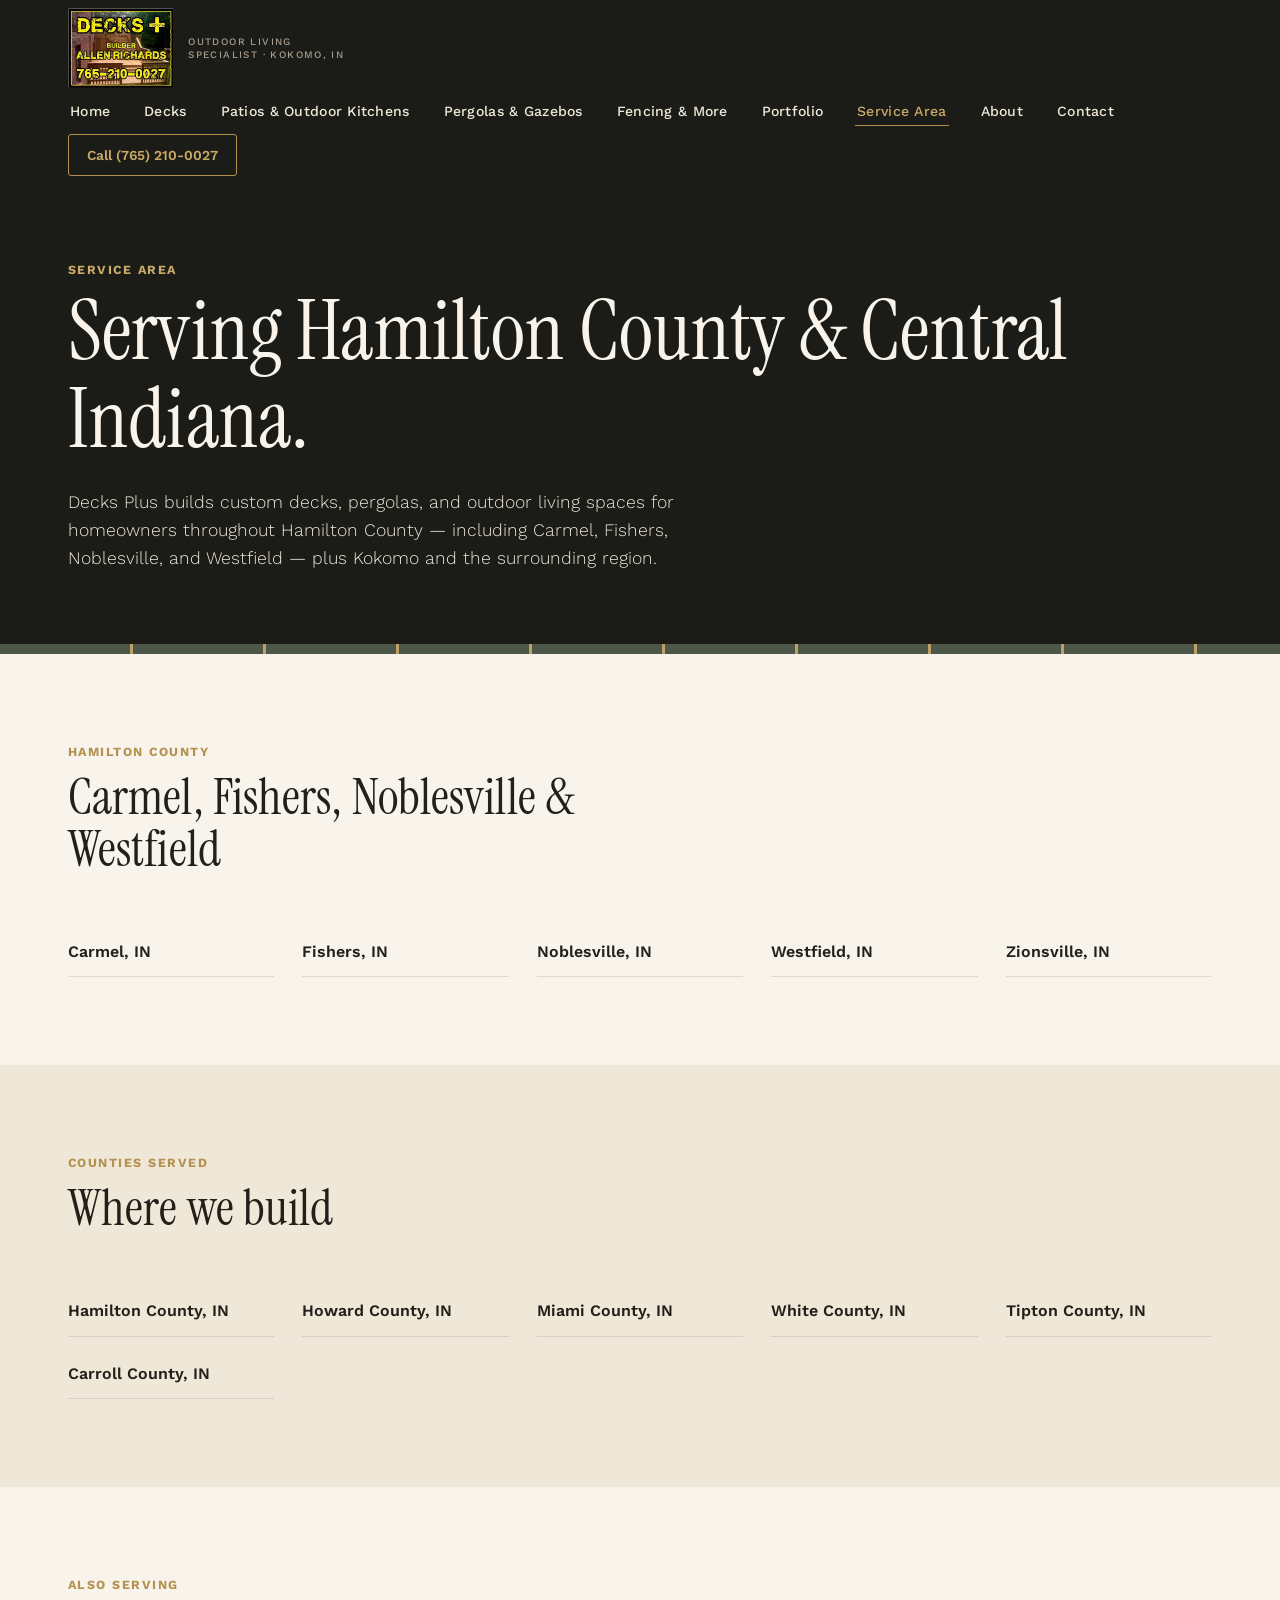
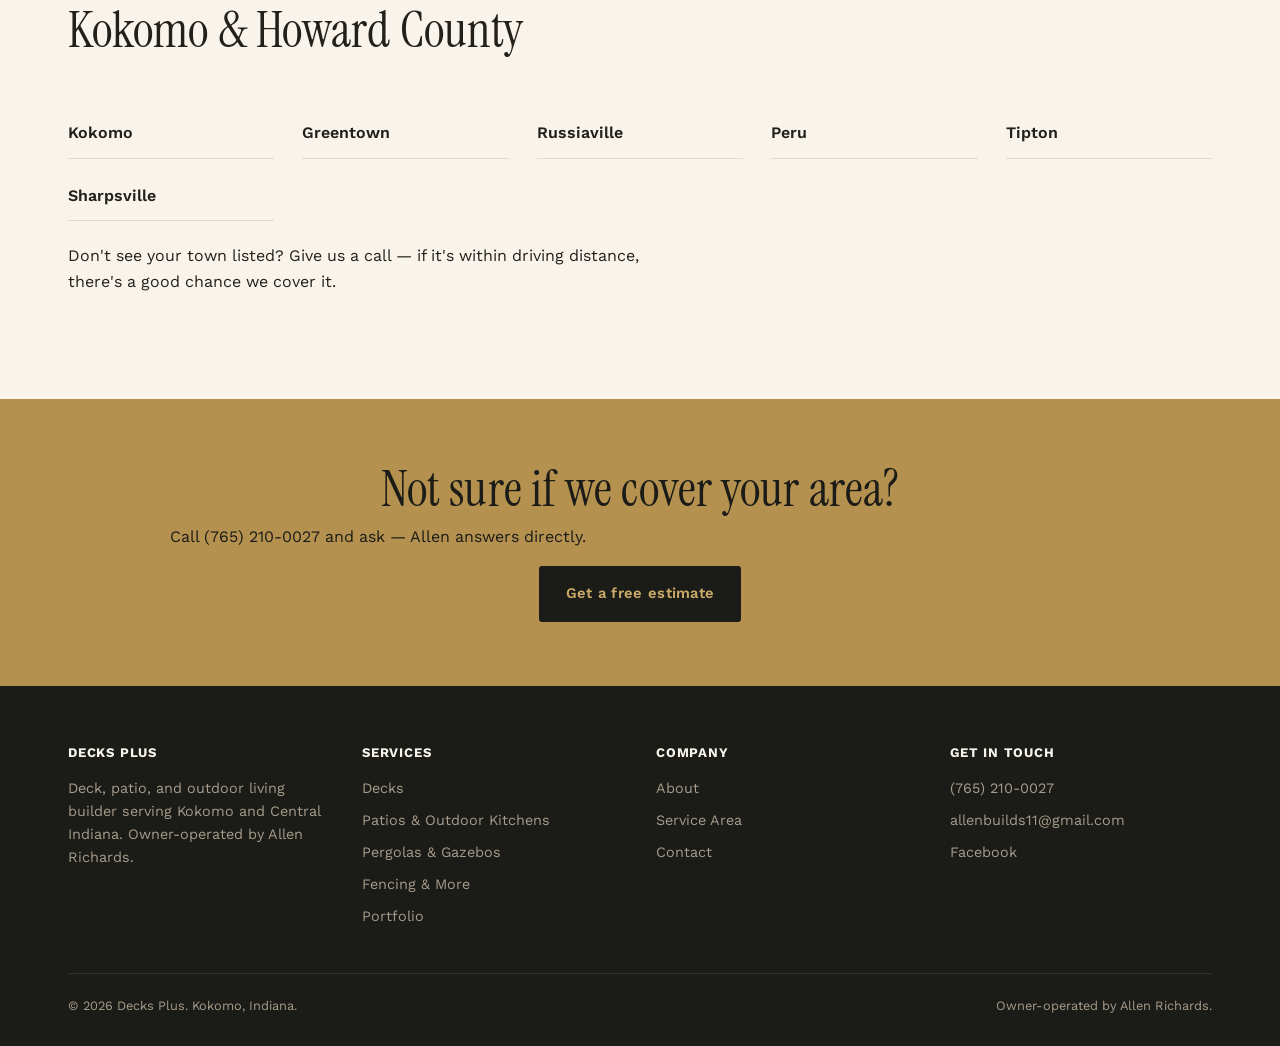
<file: service-areas/index.html>
<!DOCTYPE html>
<html lang="en">
<head>
<meta charset="UTF-8">
<meta name="viewport" content="width=device-width, initial-scale=1.0">
<title>Service Area | Deck Builder in Hamilton County, Carmel &amp; Kokomo, IN | Decks Plus</title>
<meta name="description" content="Decks Plus serves Hamilton County including Carmel, Fishers, Noblesville, and Westfield, along with Kokomo, Howard County, and Central Indiana.">
<link rel="canonical" href="https://decksplus.example.com/service-areas/">
<meta property="og:title" content="Service Area | Deck Builder in Hamilton County, Carmel &amp; Kokomo, IN | Decks Plus">
<meta property="og:description" content="Decks Plus serves Hamilton County including Carmel, Fishers, Noblesville, and Westfield, along with Kokomo, Howard County, and Central Indiana.">
<meta property="og:type" content="website">
<meta property="og:url" content="https://decksplus.example.com/service-areas/">
<meta name="theme-color" content="#1E1A16">
<link rel="icon" type="image/png" sizes="32x32" href="../images/favicon-32.png">
<link rel="icon" type="image/png" sizes="16x16" href="../images/favicon-16.png">
<link rel="apple-touch-icon" sizes="180x180" href="../images/favicon-180.png">
<link rel="preconnect" href="https://fonts.googleapis.com">
<link rel="preconnect" href="https://fonts.gstatic.com" crossorigin>
<link href="https://fonts.googleapis.com/css2?family=Instrument+Serif:ital@0;1&family=Work+Sans:wght@300;400;500;600;700&display=swap" rel="stylesheet">
<link rel="stylesheet" href="../css/styles.css">
<script type="application/ld+json">
{
  "@context": "https://schema.org",
  "@type": "HomeAndConstructionBusiness",
  "name": "Decks Plus",
  "description": "Decks Plus is an outdoor living specialist serving Hamilton County, Carmel, and Central Indiana — custom decks, pergolas, outdoor kitchens, and fire features.",
  "image": "https://decksplus.example.com/images/hero-deck.jpg",
  "telephone": "+17652100027",
  "email": "allenbuilds11@gmail.com",
  "priceRange": "$$$",
  "address": {
    "@type": "PostalAddress",
    "addressLocality": "Kokomo",
    "addressRegion": "IN",
    "addressCountry": "US"
  },
  "areaServed": ["Hamilton County IN", "Carmel IN", "Fishers IN", "Noblesville IN", "Westfield IN", "Howard County IN", "Miami County IN", "White County IN", "Central Indiana"],
  "founder": {"@type": "Person", "name": "Allen Richards"},
  "url": "https://decksplus.example.com/service-areas/",
  "sameAs": ["https://www.facebook.com/decksplus67"]
}
</script>
</head>
<body>
<header class="site-header">
  <div class="wrap">
    <a href="../" class="logo">
      <img src="../images/logo-sign.jpg" alt="Decks Plus — Builder Allen Richards" class="logo-img">
      <small>OUTDOOR LIVING SPECIALIST &middot; KOKOMO, IN</small>
    </a>
    <nav class="main-nav" aria-label="Primary">
      <ul>
        <li><a href="../">Home</a></li>
        <li><a href="../decks/">Decks</a></li>
        <li><a href="../patios-fire-pits/">Patios &amp; Outdoor Kitchens</a></li>
        <li><a href="../pergolas-gazebos/">Pergolas &amp; Gazebos</a></li>
        <li><a href="../fencing-outdoor-structures/">Fencing &amp; More</a></li>
        <li><a href="../portfolio/">Portfolio</a></li>
        <li><a href="../service-areas/" aria-current="page">Service Area</a></li>
        <li><a href="../about/">About</a></li>
        <li><a href="../contact/">Contact</a></li>
      </ul>
    </nav>
    <div class="header-call">
      <a class="btn-call" href="tel:+17652100027"><span class="call-word">Call </span>(765) 210-0027</a>
      <button class="nav-toggle" aria-label="Toggle menu" aria-expanded="false">&#9776;</button>
    </div>
  </div>
</header>

<section class="page-hero">
  <div class="wrap">
    <span class="eyebrow">Service Area</span>
    <h1>Serving Hamilton County &amp; Central Indiana.</h1>
    <p class="lede">Decks Plus builds custom decks, pergolas, and outdoor living spaces for homeowners throughout Hamilton County — including Carmel, Fishers, Noblesville, and Westfield — plus Kokomo and the surrounding region.</p>
  </div>
</section>
<div class="plank-divider" aria-hidden="true"></div>

<section class="section-cream fade-in">
  <div class="wrap">
    <div class="section-head">
      <p class="eyebrow">Hamilton County</p>
      <h2>Carmel, Fishers, Noblesville &amp; Westfield</h2>
    </div>
    <ul class="area-list">
      <li>Carmel, IN</li>
      <li>Fishers, IN</li>
      <li>Noblesville, IN</li>
      <li>Westfield, IN</li>
      <li>Zionsville, IN</li>
    </ul>
  </div>
</section>

<section class="section-2 fade-in">
  <div class="wrap">
    <div class="section-head">
      <p class="eyebrow">Counties served</p>
      <h2>Where we build</h2>
    </div>
    <ul class="area-list">
      <li>Hamilton County, IN</li>
      <li>Howard County, IN</li>
      <li>Miami County, IN</li>
      <li>White County, IN</li>
      <li>Tipton County, IN</li>
      <li>Carroll County, IN</li>
    </ul>
  </div>
</section>

<section class="section-cream fade-in">
  <div class="wrap">
    <div class="section-head">
      <p class="eyebrow">Also serving</p>
      <h2>Kokomo &amp; Howard County</h2>
    </div>
    <ul class="area-list">
      <li>Kokomo</li>
      <li>Greentown</li>
      <li>Russiaville</li>
      <li>Peru</li>
      <li>Tipton</li>
      <li>Sharpsville</li>
    </ul>
    <p style="margin-top:22px;">Don't see your town listed? Give us a call — if it's within driving distance, there's a good chance we cover it.</p>
  </div>
</section>

<section class="cta-band">
  <div class="wrap">
    <h2>Not sure if we cover your area?</h2>
    <p>Call (765) 210-0027 and ask — Allen answers directly.</p>
    <a class="btn btn-primary" href="../contact/">Get a free estimate</a>
  </div>
</section>

<footer class="site-footer">
  <div class="wrap">
    <div class="footer-grid">
      <div>
        <h4>Decks Plus</h4>
        <p>Deck, patio, and outdoor living builder serving Kokomo and Central Indiana. Owner-operated by Allen Richards.</p>
      </div>
      <div>
        <h4>Services</h4>
        <ul>
        <li><a href="../decks/">Decks</a></li>
        <li><a href="../patios-fire-pits/">Patios &amp; Outdoor Kitchens</a></li>
        <li><a href="../pergolas-gazebos/">Pergolas &amp; Gazebos</a></li>
        <li><a href="../fencing-outdoor-structures/">Fencing &amp; More</a></li>
        <li><a href="../portfolio/">Portfolio</a></li>
        </ul>
      </div>
      <div>
        <h4>Company</h4>
        <ul>
          <li><a href="../about/">About</a></li>
          <li><a href="../service-areas/">Service Area</a></li>
          <li><a href="../contact/">Contact</a></li>
        </ul>
      </div>
      <div>
        <h4>Get in Touch</h4>
        <ul>
          <li><a href="tel:+17652100027">(765) 210-0027</a></li>
          <li><a href="mailto:allenbuilds11@gmail.com">allenbuilds11@gmail.com</a></li>
          <li><a href="https://www.facebook.com/decksplus67" rel="noopener" target="_blank">Facebook</a></li>
        </ul>
      </div>
    </div>
    <div class="footer-bottom">
      <span>&copy; <span id="year"></span> Decks Plus. Kokomo, Indiana.</span>
      <span>Owner-operated by Allen Richards.</span>
    </div>
  </div>
</footer>
<script>document.getElementById('year').textContent = new Date().getFullYear();</script>
<script src="../js/main.js"></script>
</body>
</html>
</file>
<file: css/styles.css>
/* ========================================================
   Decks Plus — design tokens
   Premium outdoor-living palette: deep forest, warm ivory,
   brass accent (a muted nod to the company's black/gold logo)
   ======================================================== */
:root{
  --charcoal:#1B1B17;
  --charcoal-2:#25241E;
  --forest:#2F3B2C;
  --forest-light:#3E4C3A;
  --brass:#B4914F;
  --brass-light:#C9A968;
  --stone:#A79C8C;
  --cream:#F8F4EB;
  --cream-2:#EFE8D8;
  --ink:#231F1A;

  --font-display:'Instrument Serif', serif;
  --font-body:'Work Sans', sans-serif;

  --max-w:1200px;
  --radius:3px;
}

*{box-sizing:border-box;}
html{scroll-behavior:smooth;overflow-x:hidden;}
body{
  margin:0;
  overflow-x:hidden;
  font-family:var(--font-body);
  color:var(--ink);
  background:var(--cream);
  line-height:1.6;
  -webkit-font-smoothing:antialiased;
}
img{max-width:100%;display:block;}
a{color:inherit;text-decoration:none;}
h1,h2{
  font-family:var(--font-display);
  font-weight:400;
  line-height:1.05;
  margin:0 0 .3em;
  letter-spacing:.002em;
}
h1{font-size:clamp(2.8rem,7.5vw,5.2rem);}
h2{font-size:clamp(2rem,4.6vw,3.1rem);}
h3{
  font-family:var(--font-body);
  font-weight:700;
  font-size:1.25rem;
  margin:0 0 .4em;
}
h4{font-family:var(--font-body);font-weight:700;font-size:1.05rem;margin:0 0 .3em;}
p{margin:0 0 1em;max-width:62ch;}
.wrap{max-width:var(--max-w);margin:0 auto;padding:0 28px;}
.eyebrow{
  font-family:var(--font-body);
  font-weight:700;
  font-size:.78rem;
  letter-spacing:.12em;
  text-transform:uppercase;
  color:var(--brass);
  margin-bottom:.7em;
  display:block;
}

/* fade-in-on-scroll utility, applied via JS */
.fade-in{opacity:0;transform:translateY(18px);transition:opacity .7s ease, transform .7s ease;}
.fade-in.visible{opacity:1;transform:translateY(0);}

/* plank-line divider — thin, literal nod to deck boards */
.plank-divider{
  height:10px;
  background:repeating-linear-gradient(
    90deg,
    var(--forest) 0 130px,
    var(--brass) 130px 133px
  );
  opacity:.85;
}

/* ---------- header / nav ---------- */
.site-header{
  background:var(--charcoal);
  color:var(--cream);
  position:sticky;
  top:0;
  z-index:50;
}
.site-header .wrap{
  display:flex;
  align-items:center;
  justify-content:space-between;
  flex-wrap:wrap;
  row-gap:10px;
  padding-top:8px;
  padding-bottom:8px;
}
.logo{
  display:flex;
  align-items:center;
  gap:14px;
  white-space:nowrap;
  min-width:0;
}
.logo-img{
  height:80px;
  width:auto;
  border-radius:2px;
  flex-shrink:0;
}
.logo small{
  display:block;
  font-family:var(--font-body);
  font-weight:500;
  font-size:.62rem;
  letter-spacing:.14em;
  text-transform:uppercase;
  color:var(--stone);
  white-space:normal;
  max-width:160px;
  line-height:1.35;
}
nav.main-nav ul{
  list-style:none;
  display:flex;
  gap:30px;
  margin:0;
  padding:0;
}
nav.main-nav a{
  font-size:.88rem;
  font-weight:500;
  letter-spacing:.02em;
  color:var(--cream-2);
  padding:6px 2px;
  border-bottom:1px solid transparent;
  transition:border-color .15s ease, color .15s ease;
}
nav.main-nav a:hover,
nav.main-nav a[aria-current="page"]{
  color:var(--brass-light);
  border-bottom-color:var(--brass);
}
.header-call{
  display:flex;
  align-items:center;
  gap:14px;
  flex-shrink:0;
}
.btn-call{
  border:1px solid var(--brass);
  color:var(--brass-light);
  font-weight:600;
  padding:9px 18px;
  border-radius:var(--radius);
  font-size:.86rem;
  white-space:nowrap;
  transition:background .15s ease, color .15s ease;
}
.btn-call:hover{background:var(--brass);color:var(--charcoal);}
.nav-toggle{
  display:none;
  background:none;
  border:1px solid var(--stone);
  color:var(--cream);
  padding:8px 10px;
  font-size:1.1rem;
  border-radius:var(--radius);
}
@media(max-width:900px){
  nav.main-nav{
    display:none;
    position:absolute;
    top:100%;left:0;right:0;
    background:var(--charcoal-2);
    border-top:1px solid rgba(255,255,255,.1);
    padding:8px 28px 20px;
  }
  nav.main-nav.open{display:block;}
  nav.main-nav ul{flex-direction:column;gap:2px;}
  nav.main-nav li{border-bottom:1px solid rgba(255,255,255,.08);}
  nav.main-nav a{display:block;padding:13px 2px;}
  .nav-toggle{display:block;}
  .site-header{position:relative;}
}
@media(max-width:480px){
  .logo-img{height:62px;}
  .logo small{display:none;}
  .btn-call{padding:8px 12px;font-size:.8rem;}
  .btn-call .call-word{display:none;}
  .header-call{gap:8px;}
}

/* ---------- hero ---------- */
.hero{
  position:relative;
  min-height:86vh;
  display:flex;
  align-items:flex-end;
  color:var(--cream);
  background:linear-gradient(0deg, rgba(20,18,14,.88) 0%, rgba(20,18,14,.25) 55%, rgba(20,18,14,.55) 100%),
             var(--hero-img, linear-gradient(135deg,#25241E,#3E4C3A));
  background-size:cover;
  background-position:center;
}
.hero-inner{padding:90px 0 64px;max-width:680px;}
.hero .eyebrow{color:var(--brass-light);}
.hero h1{margin-bottom:.25em;}
.hero p.lede{
  font-size:1.18rem;
  color:var(--cream-2);
  max-width:52ch;
  font-weight:300;
}
.hero-ctas{display:flex;gap:16px;flex-wrap:wrap;margin-top:26px;}
.btn{
  display:inline-block;
  font-weight:600;
  font-size:.92rem;
  letter-spacing:.02em;
  padding:15px 26px;
  border-radius:var(--radius);
  border:1px solid transparent;
  transition:background .15s ease, color .15s ease, border-color .15s ease;
}
.btn-primary{background:var(--brass);color:var(--charcoal);}
.btn-primary:hover{background:var(--brass-light);}
.btn-outline{border-color:var(--cream-2);color:var(--cream);}
.btn-outline:hover{border-color:var(--brass);color:var(--brass-light);}

/* trust strip directly under hero */
.trust-strip{
  background:var(--forest);
  color:var(--cream);
  padding:22px 0;
}
.trust-strip .wrap{
  display:flex;
  flex-wrap:wrap;
  gap:16px 40px;
  justify-content:center;
  text-align:center;
}
.trust-strip .item{
  font-size:.86rem;
  font-weight:500;
  letter-spacing:.03em;
  display:flex;
  align-items:center;
  gap:8px;
}
.trust-strip .item::before{
  content:"";
  width:6px;height:6px;
  border-radius:50%;
  background:var(--brass);
  display:inline-block;
}

/* page hero (non-home, shorter) */
.page-hero{
  background:var(--charcoal);
  color:var(--cream);
  padding:76px 0 54px;
}
.page-hero .eyebrow{color:var(--brass-light);}
.page-hero p.lede{color:var(--cream-2);font-size:1.1rem;max-width:58ch;font-weight:300;}

/* ---------- sections ---------- */
section{padding:88px 0;}
.section-cream{background:var(--cream);}
.section-2{background:var(--cream-2);}
.section-dark{background:var(--charcoal);color:var(--cream);}
.section-dark p{color:var(--cream-2);}
.section-dark h2{color:var(--cream);}
.section-forest{background:var(--forest);color:var(--cream);}
.section-forest p{color:var(--cream-2);}
.section-forest h2{color:var(--cream);}

.section-head{max-width:660px;margin-bottom:52px;}
.section-head.center{margin-left:auto;margin-right:auto;text-align:center;}

/* services grid */
.services-grid{
  display:grid;
  grid-template-columns:repeat(auto-fit,minmax(250px,1fr));
  gap:1px;
  background:rgba(0,0,0,.08);
}
.service-card{
  background:var(--cream);
  padding:38px 30px;
  transition:background .2s ease;
}
.service-card:hover{background:var(--cream-2);}
.service-card h3{margin-bottom:.35em;}
.service-card a.more{
  display:inline-block;
  margin-top:14px;
  font-weight:600;
  font-size:.9rem;
  color:var(--forest);
  border-bottom:1px solid var(--brass);
  padding-bottom:1px;
}

/* image placeholder blocks — swap for real photos.
   softer, editorial-feeling placeholder (not hazard-stripe) */
.img-slot{
  width:100%;
  aspect-ratio:4/3;
  background:linear-gradient(135deg,#E6DFCC 0%,#DCD3BE 50%,#E6DFCC 100%);
  display:flex;
  align-items:center;
  justify-content:center;
  color:#9C8F72;
  font-family:var(--font-body);
  font-weight:600;
  font-size:.85rem;
  letter-spacing:.04em;
  text-transform:uppercase;
  text-align:center;
  padding:12px;
  border:1px solid #DCD3BE;
  position:relative;
  overflow:hidden;
}
.img-slot::after{
  content:"";
  position:absolute;inset:0;
  background:linear-gradient(180deg, rgba(180,145,79,0) 60%, rgba(180,145,79,.10) 100%);
}
.img-slot.wide{aspect-ratio:16/9;}
.img-slot.square{aspect-ratio:1/1;}

/* warm photo-grade overlay — ties varied real project photos
   into one cohesive brand look. Wraps real <img> tags in galleries
   and before/after sliders. */
.photo-grade{position:relative;overflow:hidden;aspect-ratio:4/3;border-radius:var(--radius);}
.photo-grade img{width:100%;height:100%;object-fit:cover;display:block;}
.photo-grade::after{
  content:"";
  position:absolute;inset:0;
  background:linear-gradient(180deg, rgba(47,59,44,0) 55%, rgba(27,27,23,.35) 100%);
  pointer-events:none;
}

/* gallery grid */
.gallery-grid{
  display:grid;
  grid-template-columns:repeat(auto-fit,minmax(280px,1fr));
  gap:28px;
}
.gallery-item figcaption{
  margin-top:12px;
  font-size:.92rem;
  color:var(--forest);
  font-weight:600;
}

/* ---------- before/after slider ---------- */
.ba-slider{
  position:relative;
  width:100%;
  aspect-ratio:4/3;
  overflow:hidden;
  border-radius:var(--radius);
  touch-action:pan-y;
  user-select:none;
}
.ba-slider .ba-img{
  position:absolute;
  inset:0;
  width:100%;
  height:100%;
  object-fit:cover;
}
.ba-slider .ba-img.after{clip-path:inset(0 0 0 50%);}
.ba-slider .ba-label{
  position:absolute;
  top:16px;
  font-family:var(--font-body);
  font-weight:700;
  font-size:.7rem;
  letter-spacing:.1em;
  text-transform:uppercase;
  background:rgba(27,27,23,.72);
  color:var(--cream);
  padding:6px 12px;
  border-radius:2px;
}
.ba-slider .ba-label.before{left:16px;}
.ba-slider .ba-label.after{right:16px;}
.ba-handle{
  position:absolute;
  top:0;
  bottom:0;
  left:50%;
  width:0;
  transform:translateX(-50%);
}
.ba-handle::before{
  content:"";
  position:absolute;
  top:0;bottom:0;left:-1px;
  width:2px;
  background:var(--brass);
}
.ba-handle-grip{
  position:absolute;
  top:50%;left:50%;
  transform:translate(-50%,-50%);
  width:46px;height:46px;
  background:var(--brass);
  border-radius:50%;
  display:flex;align-items:center;justify-content:center;
  color:var(--charcoal);
  font-weight:700;
  box-shadow:0 3px 10px rgba(0,0,0,.35);
}
.ba-range{
  position:absolute;
  inset:0;
  width:100%;
  height:100%;
  margin:0;
  opacity:0;
  cursor:ew-resize;
}
.ba-caption{
  margin-top:14px;
  font-weight:600;
  color:var(--forest);
}
.ba-featured-wrap{
  display:grid;
  grid-template-columns:1fr;
  gap:48px;
  align-items:center;
}
@media(min-width:760px){
  .ba-featured-wrap{grid-template-columns:1.1fr .9fr;}
}

/* trio / value props */
.trio{
  display:grid;
  grid-template-columns:repeat(auto-fit,minmax(220px,1fr));
  gap:36px;
}
.trio .item .mark{
  font-family:var(--font-display);
  font-size:2.6rem;
  color:var(--brass);
  display:block;
  margin-bottom:.1em;
}

/* testimonials */
.testimonial-grid{
  display:grid;
  grid-template-columns:repeat(auto-fit,minmax(280px,1fr));
  gap:28px;
}
.testimonial-card{
  background:var(--cream);
  border:1px solid rgba(0,0,0,.08);
  padding:30px;
  border-radius:var(--radius);
}
.testimonial-card .stars{color:var(--brass);font-size:1rem;letter-spacing:2px;margin-bottom:12px;}
.testimonial-card p{font-style:italic;color:var(--ink);margin-bottom:.6em;}
.testimonial-card .who{font-weight:700;font-size:.88rem;color:var(--forest);}
.testimonial-empty{
  border:1px dashed var(--stone);
  border-radius:var(--radius);
  padding:40px 30px;
  text-align:center;
  color:var(--stone);
  font-size:.92rem;
}

/* service area list */
.area-list{
  display:grid;
  grid-template-columns:repeat(auto-fit,minmax(190px,1fr));
  gap:12px 28px;
  list-style:none;
  margin:0;padding:0;
}
.area-list li{
  padding:12px 0;
  border-bottom:1px solid rgba(0,0,0,.1);
  font-weight:600;
}

/* CTA band */
.cta-band{
  background:var(--brass);
  color:var(--charcoal);
  padding:64px 0;
  text-align:center;
}
.cta-band h2{color:var(--charcoal);margin-bottom:.2em;}
.cta-band .btn-primary{background:var(--charcoal);color:var(--brass-light);}
.cta-band .btn-primary:hover{background:var(--charcoal-2);}

/* footer */
footer.site-footer{
  background:var(--charcoal);
  color:var(--stone);
  padding:56px 0 30px;
  font-size:.9rem;
}
.footer-grid{
  display:grid;
  grid-template-columns:repeat(auto-fit,minmax(190px,1fr));
  gap:32px;
  margin-bottom:36px;
}
.footer-grid h4{color:var(--cream);font-size:.82rem;letter-spacing:.06em;text-transform:uppercase;margin-bottom:14px;}
.footer-grid ul{list-style:none;margin:0;padding:0;}
.footer-grid li{margin-bottom:9px;}
.footer-grid a:hover{color:var(--brass-light);}
.footer-bottom{
  border-top:1px solid rgba(255,255,255,.1);
  padding-top:22px;
  display:flex;
  justify-content:space-between;
  flex-wrap:wrap;
  gap:10px;
  font-size:.8rem;
  color:var(--stone);
}

/* process steps (legit numbered sequence) */
.steps{
  display:grid;
  grid-template-columns:repeat(auto-fit,minmax(200px,1fr));
  gap:32px;
}
.step .num{
  font-family:var(--font-display);
  font-size:2.8rem;
  color:var(--brass);
  display:block;
  margin-bottom:.05em;
}

@media(max-width:600px){
  section{padding:60px 0;}
  .hero-inner{padding:64px 0 44px;}
}
</file>
